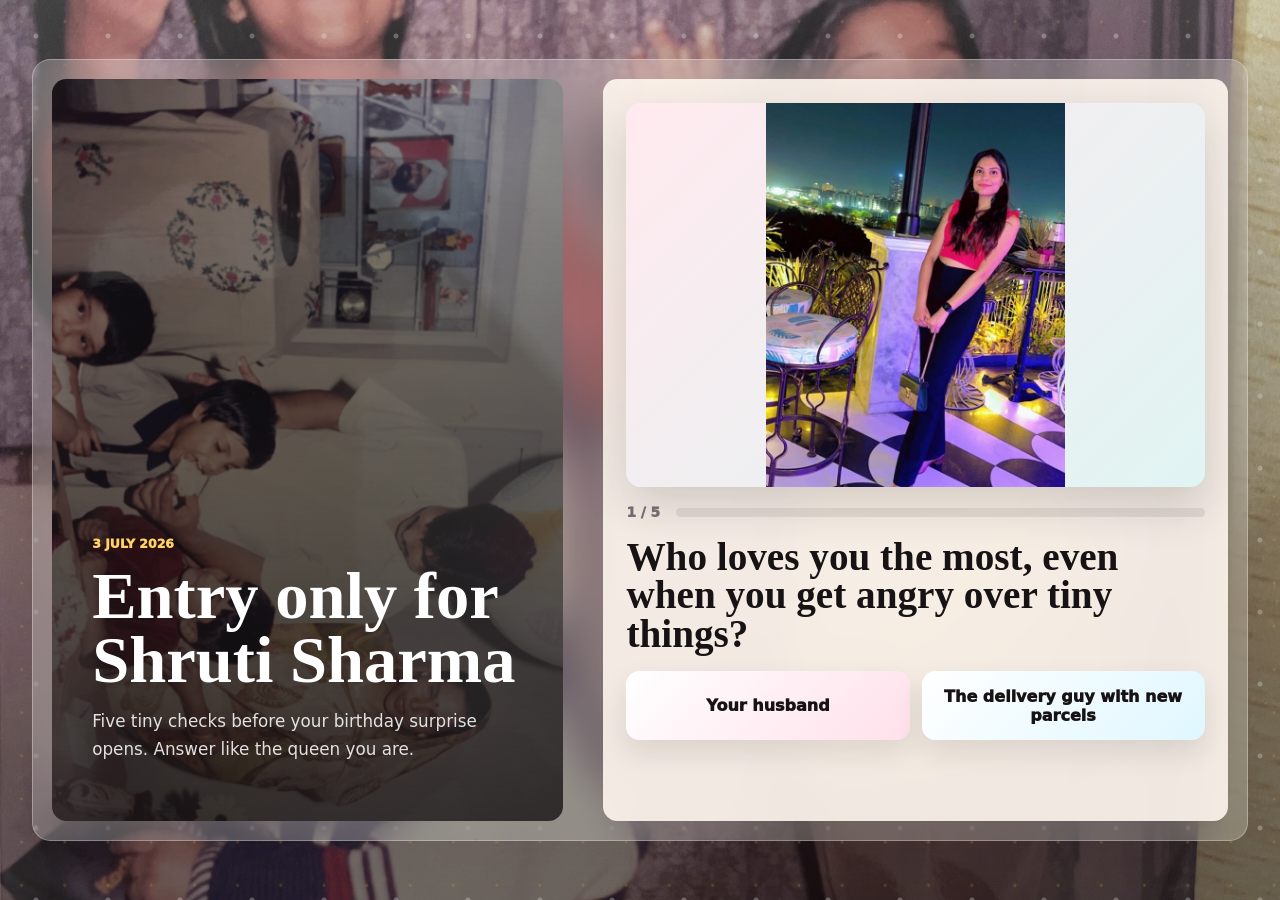
<file: index.html>
<!doctype html>
<html lang="en">
  <head>
    <meta charset="utf-8">
    <meta name="viewport" content="width=device-width, initial-scale=1">
    <meta name="robots" content="noindex, nofollow">
    <title>Happy Birthday, Shruti</title>
    <meta name="description" content="A birthday website for Shruti Sharma.">
    <link rel="stylesheet" href="styles.css">
  </head>
  <body>
    <canvas id="confettiCanvas" aria-hidden="true"></canvas>
    <section class="envelope-reveal hidden" id="envelopeReveal" aria-live="polite">
      <div class="spark-field" aria-hidden="true"></div>
      <div class="envelope">
        <div class="envelope-flap"></div>
        <div class="envelope-card">
          <p>For Shruti</p>
          <h2>Happy Birthday, Shruti</h2>
          <span>Your birthday world is opening...</span>
        </div>
        <div class="envelope-front"></div>
      </div>
    </section>
    <section class="gift-reveal hidden" id="giftReveal" aria-live="polite">
      <div class="spark-field" aria-hidden="true"></div>
      <div class="mini-envelope">
        <div class="mini-envelope-flap"></div>
        <div class="mini-envelope-card">
          <p id="giftRevealLabel">Opening your surprise</p>
        </div>
        <div class="mini-envelope-front"></div>
      </div>
    </section>

    <main>
      <section class="gate" id="gate" aria-labelledby="gateTitle">
        <div class="gate-shell">
          <div class="gate-intro">
            <p class="kicker">3 July 2026</p>
            <h1 id="gateTitle">Entry only for Shruti Sharma</h1>
            <p class="gate-copy">
              Five tiny checks before your birthday surprise opens. Answer like the queen you are.
            </p>
          </div>

          <div class="quiz-panel" id="quizPanel">
            <div class="question-photo">
              <img id="questionImage" src="assets/photos/photo-1.jpg" alt="">
            </div>
            <div class="progress" aria-label="Question progress">
              <span id="questionCount">1 / 5</span>
              <div class="progress-track">
                <span id="progressFill"></span>
              </div>
            </div>
            <h2 id="questionText"></h2>
            <div class="answers" id="answers"></div>
            <p class="quiz-note" id="quizNote" aria-live="polite"></p>
          </div>
        </div>
      </section>

      <section class="site hidden" id="birthdaySite" aria-label="Birthday website">
        <header class="hero">
          <div class="hero-collage" aria-hidden="true">
            <img class="collage-photo collage-photo-one" src="assets/photos/2026_latest.jpg" alt="">
            <img class="collage-photo collage-photo-two" src="assets/photos/2025_vietnamtrip1.jpeg" alt="">
            <img class="collage-photo collage-photo-three" src="assets/photos/2025_from our honemoon.jpeg" alt="">
            <img class="collage-photo collage-photo-four" src="assets/photos/2024_that pune trip.jpeg" alt="">
            <img class="collage-photo collage-photo-five" src="assets/photos/2023_1 (After we met).jpeg" alt="">
          </div>
          <div class="hero-glow" aria-hidden="true"></div>
          <div class="hero-content">
            <p class="kicker">For my wife, my favorite person</p>
            <h1>Happy Birthday, Shruti</h1>
            <p class="hero-line">
              31 looks beautiful on you. Stylish, soft-hearted, funny, emotional, a little dramatic,
              and completely impossible not to love.
            </p>
          </div>
          <div class="scroll-cue" id="scrollCue">
            <span>Scroll down</span>
            <strong>Open your envelopes</strong>
          </div>

          <div class="hero-stats" aria-label="Important dates">
            <div>
              <span>3 July 1995</span>
              <small>The day the world got Shruti</small>
            </div>
            <div>
              <span>21 February 2025</span>
              <small>The day you became my wife, and life became more real.</small>
            </div>
            <div>
              <span>Vietnam</span>
              <small>Our first international trip together</small>
            </div>
          </div>
        </header>

        <section class="banner" aria-label="Birthday banner">
          <div class="marquee">
            <span>Happy Birthday Shruti</span>
            <span>Happy Birthday Shruti</span>
            <span>Happy Birthday Shruti</span>
          </div>
        </section>

        <section class="gift-board" id="envelopes" aria-label="Birthday surprises">
          <div class="gift-board-head">
            <p class="kicker">Open your surprises</p>
            <h2>Six envelopes. One birthday universe.</h2>
          </div>
          <div class="gift-grid">
            <button class="gift-card hot" type="button" data-gift="journey">
              <span>01</span>
              <strong>Your journey</strong>
              <small>From tiny Shruti to birthday queen</small>
            </button>
            <button class="gift-card teal" type="button" data-gift="song">
              <span>02</span>
              <strong>Your song</strong>
              <small>A track made only for you</small>
            </button>
            <button class="gift-card plum" type="button" data-gift="wishes">
              <span>03</span>
              <strong>Birthday film</strong>
              <small>Messages from your people</small>
            </button>
            <button class="gift-card gold" type="button" data-gift="likes">
              <span>04</span>
              <strong>Why I love you</strong>
              <small>The very incomplete list</small>
            </button>
            <button class="gift-card sky" type="button" data-gift="future">
              <span>05</span>
              <strong>Our future</strong>
              <small>Places, plans, and tiny rituals</small>
            </button>
            <button class="gift-card rose" type="button" data-gift="promises">
              <span>06</span>
              <strong>My promises</strong>
              <small>Quiet, real, and from the heart</small>
            </button>
          </div>
        </section>

        <footer class="footer">
          <p>Happy 31st birthday, Shruti. You are loved. Very much. By me, obviously.</p>
          <p>SPECIAL THANKS TO DIMPY</p>
        </footer>
      </section>
    </main>

    <script src="app.js"></script>
  </body>
</html>
</file>
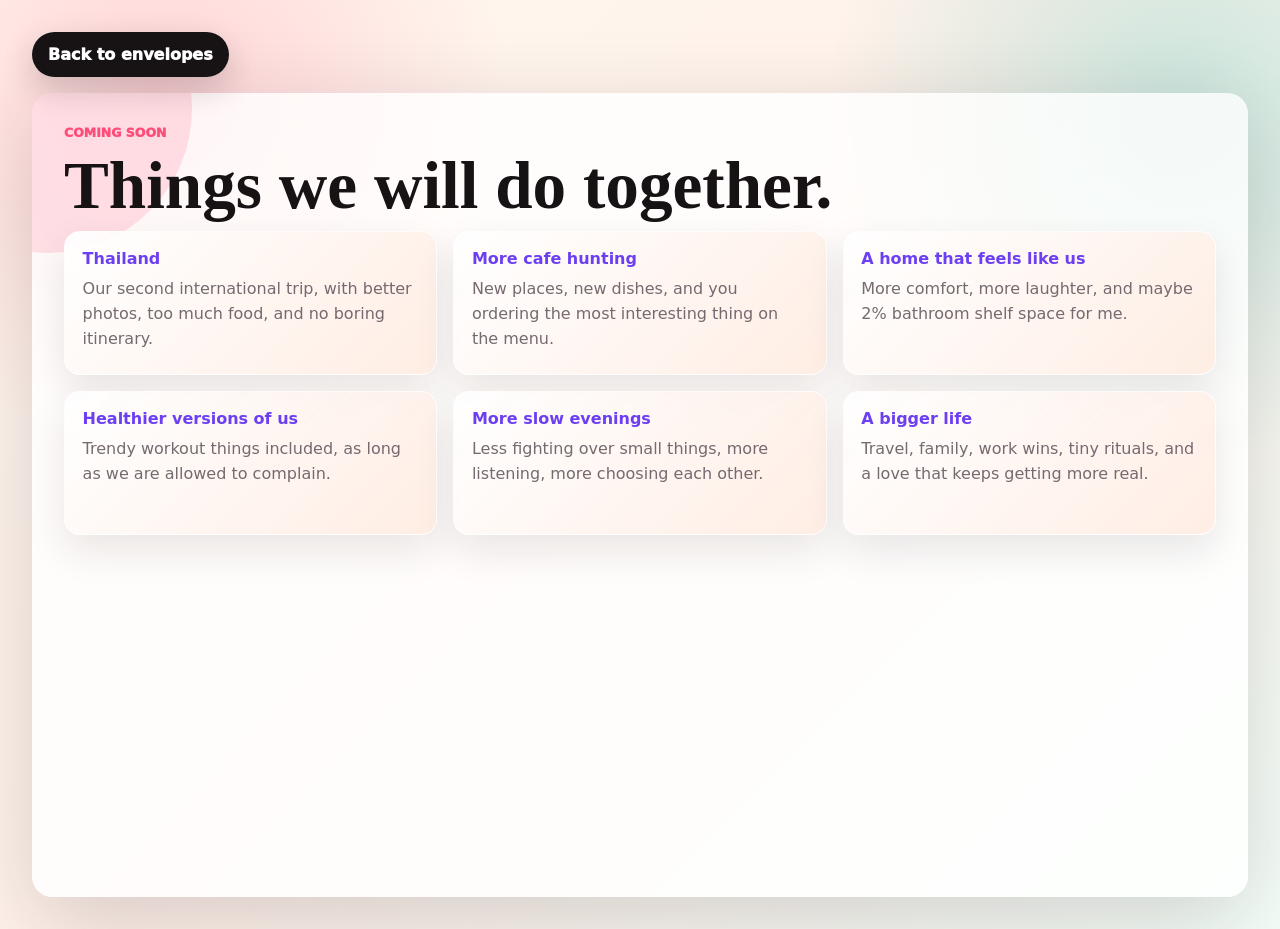
<file: future.html>
<!doctype html>
<html lang="en">
  <head>
    <meta charset="utf-8">
    <meta name="viewport" content="width=device-width, initial-scale=1">
    <meta name="robots" content="noindex, nofollow">
    <title>Our Future | Happy Birthday, Shruti</title>
    <link rel="stylesheet" href="styles.css">
  </head>
  <body class="gift-page-body" data-page="future">
    <main class="gift-page-shell">
      <a class="stage-back page-back" href="index.html?gifts=1#envelopes">Back to envelopes</a>
      <article class="gift-panel page-panel">
        <div class="panel-head">
          <p class="kicker">Coming soon</p>
          <h2>Things we will do together.</h2>
        </div>
        <div class="future-grid" id="futureGrid"></div>
      </article>
    </main>
    <script src="gift-pages.js"></script>
  </body>
</html>
</file>
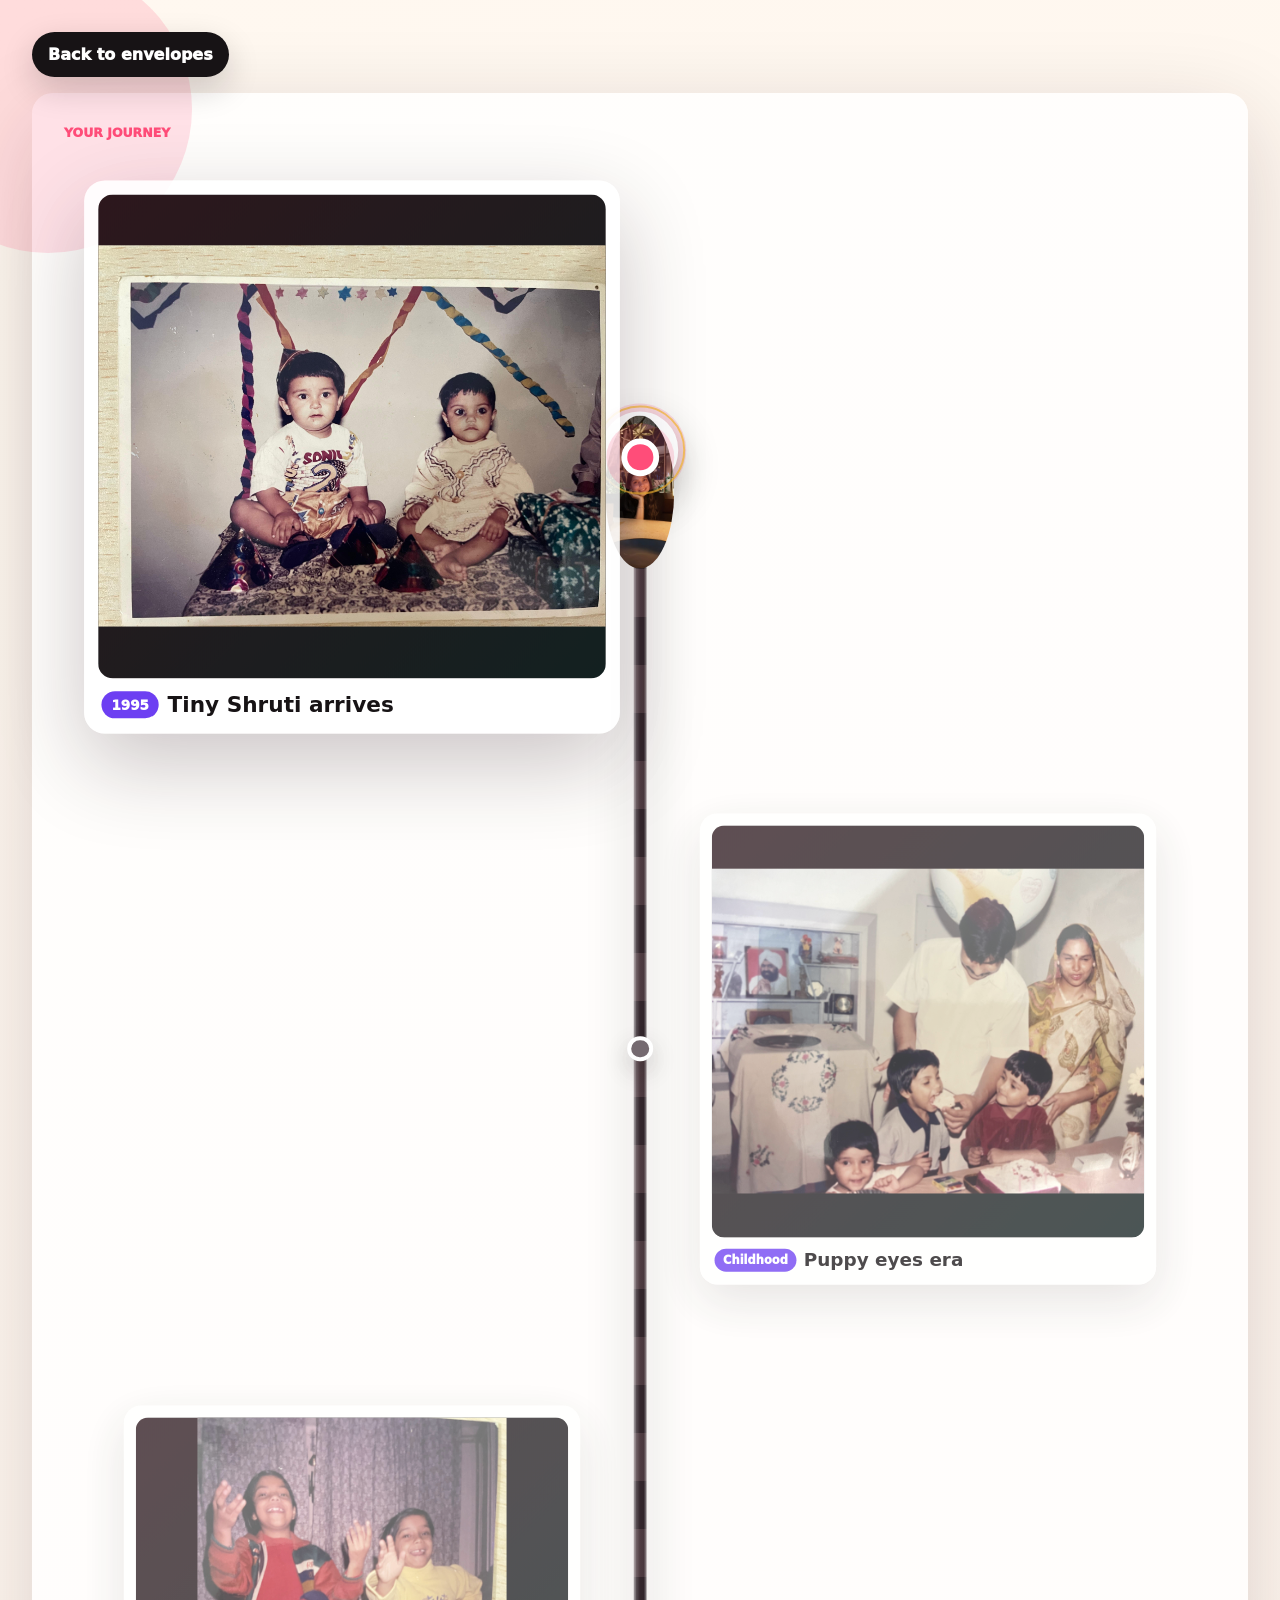
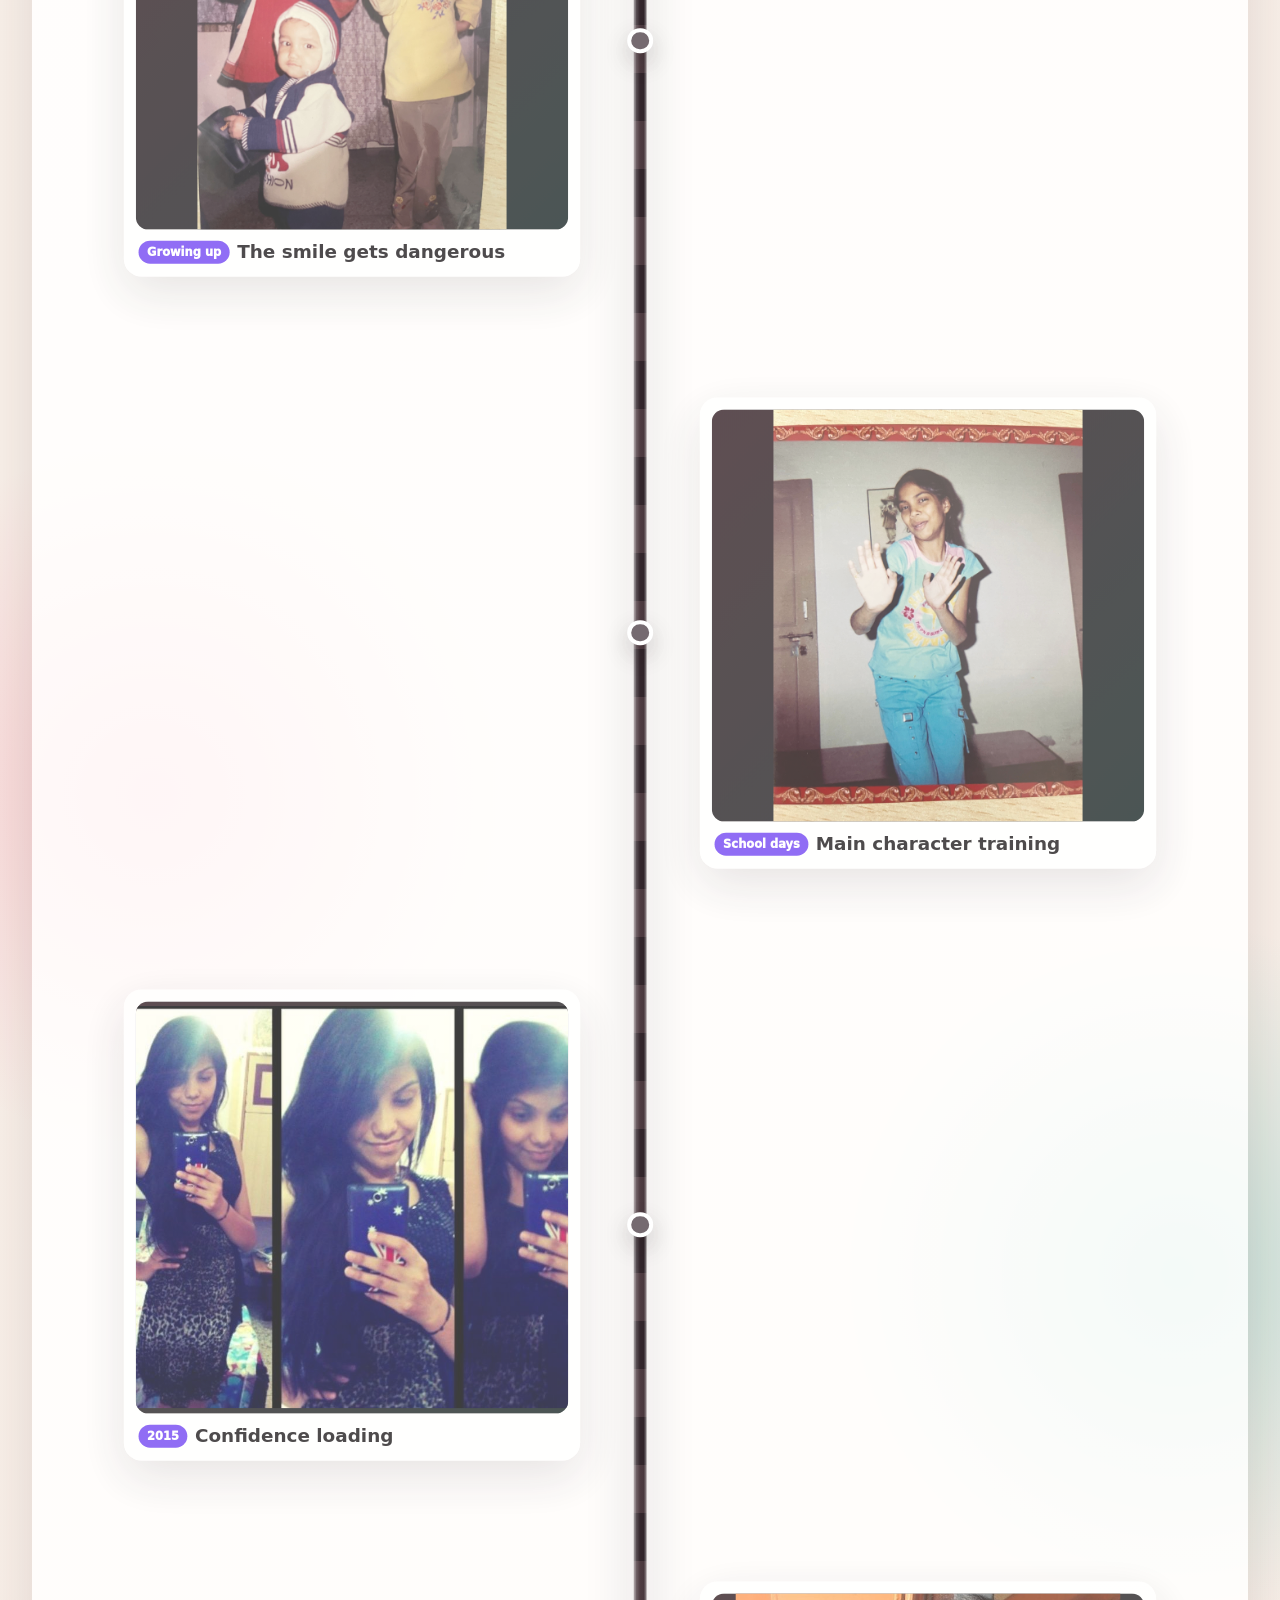
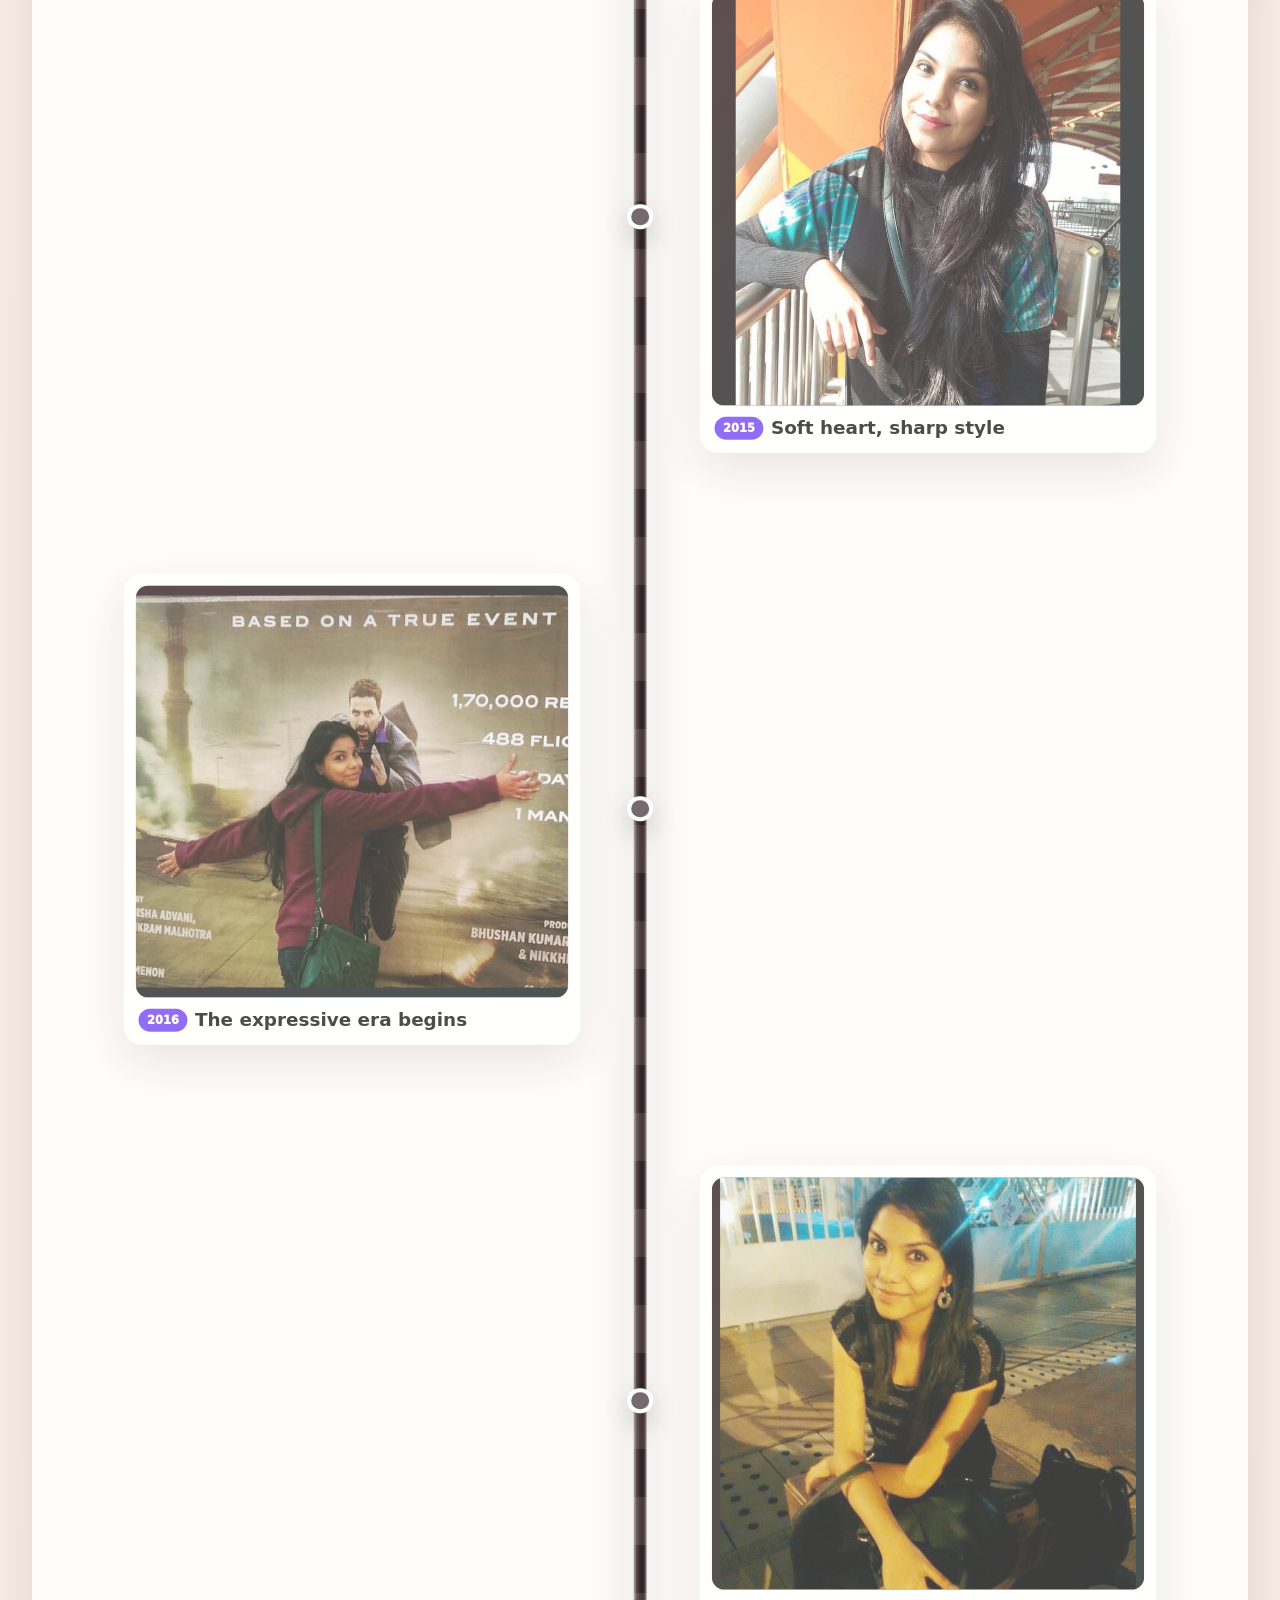
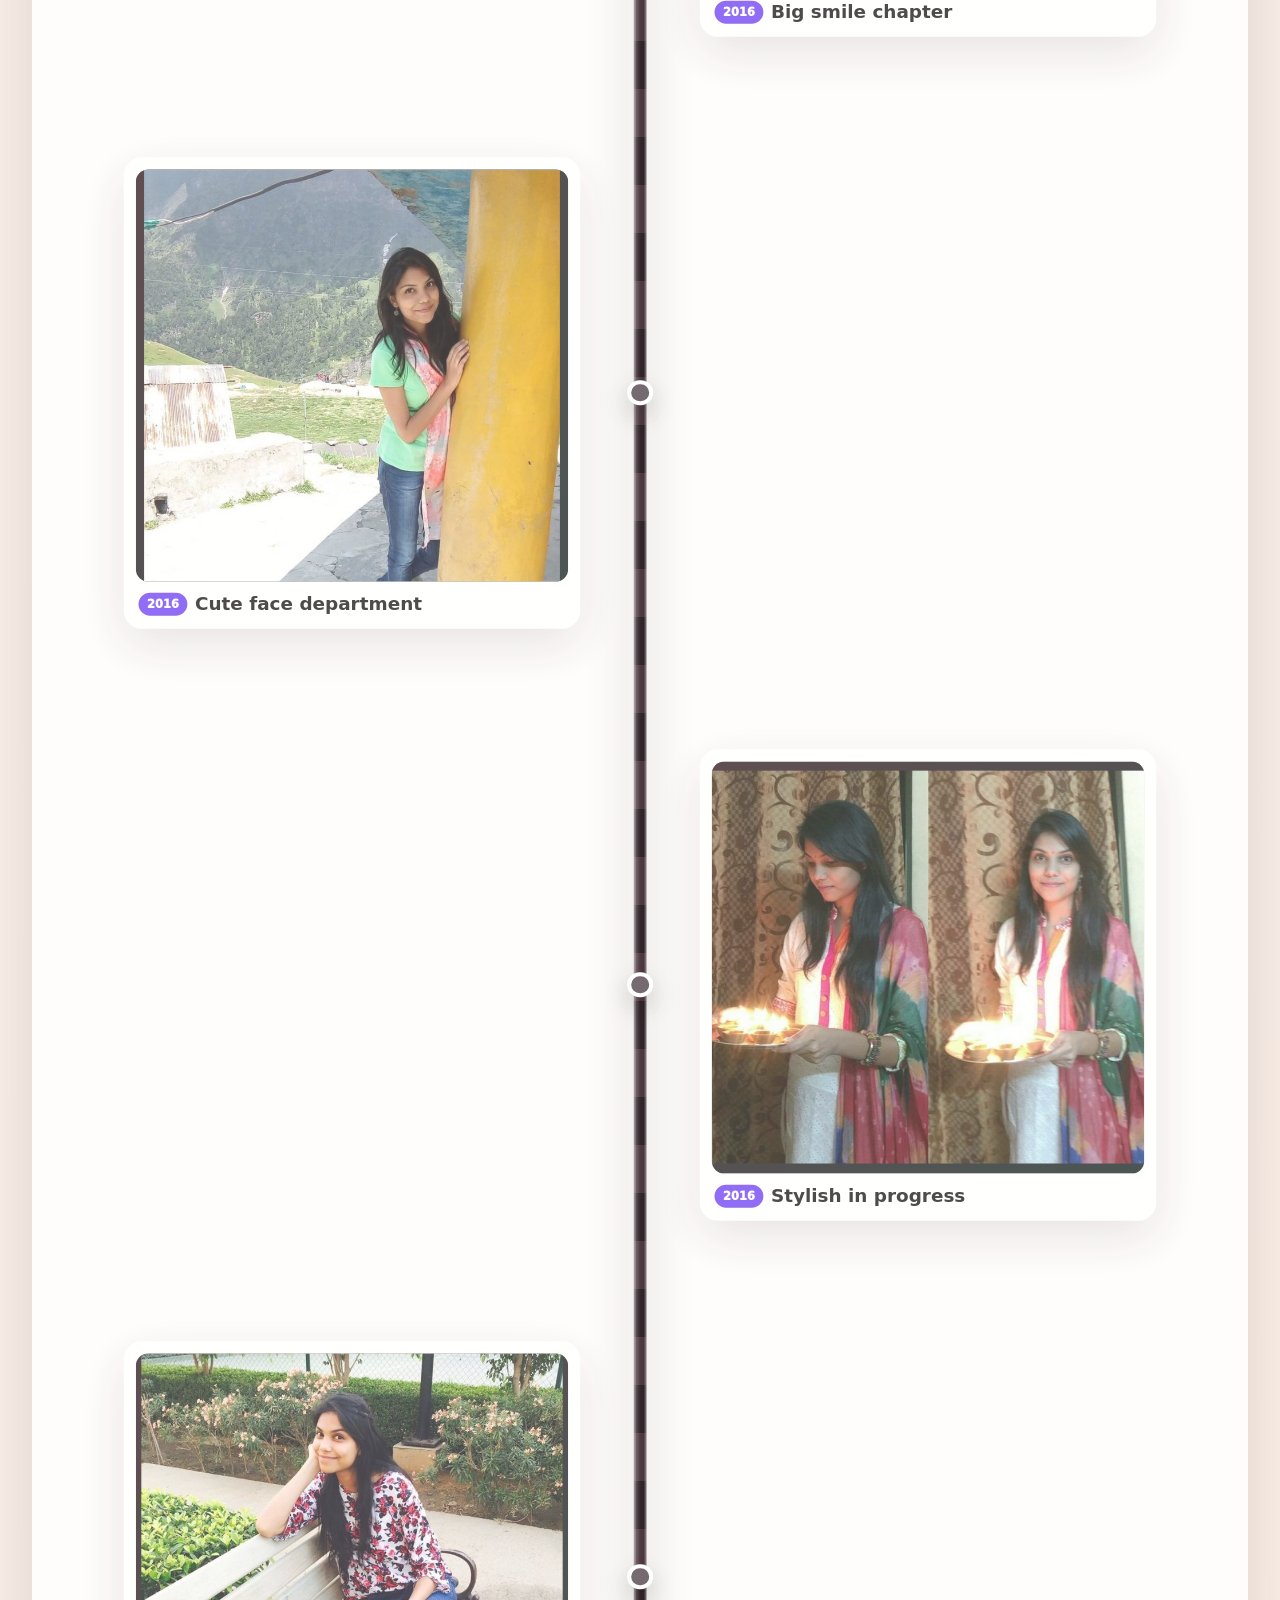
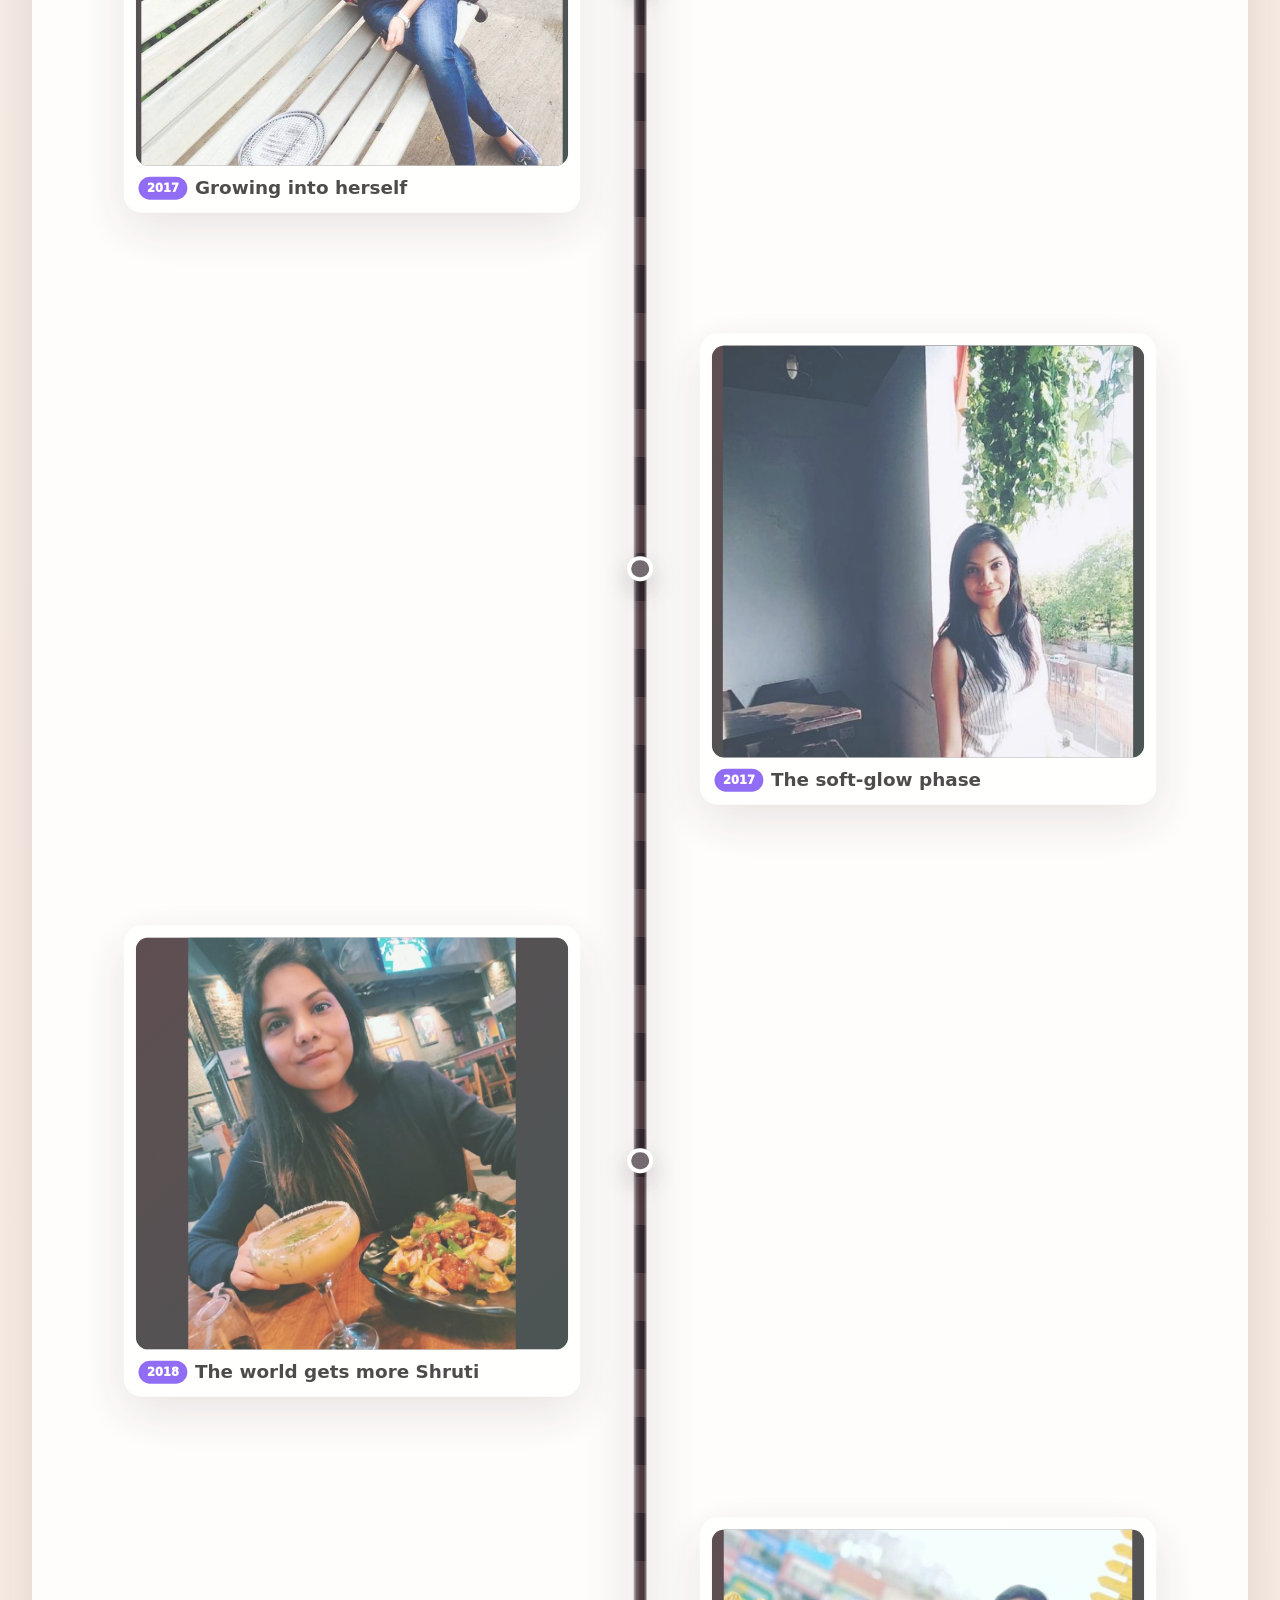
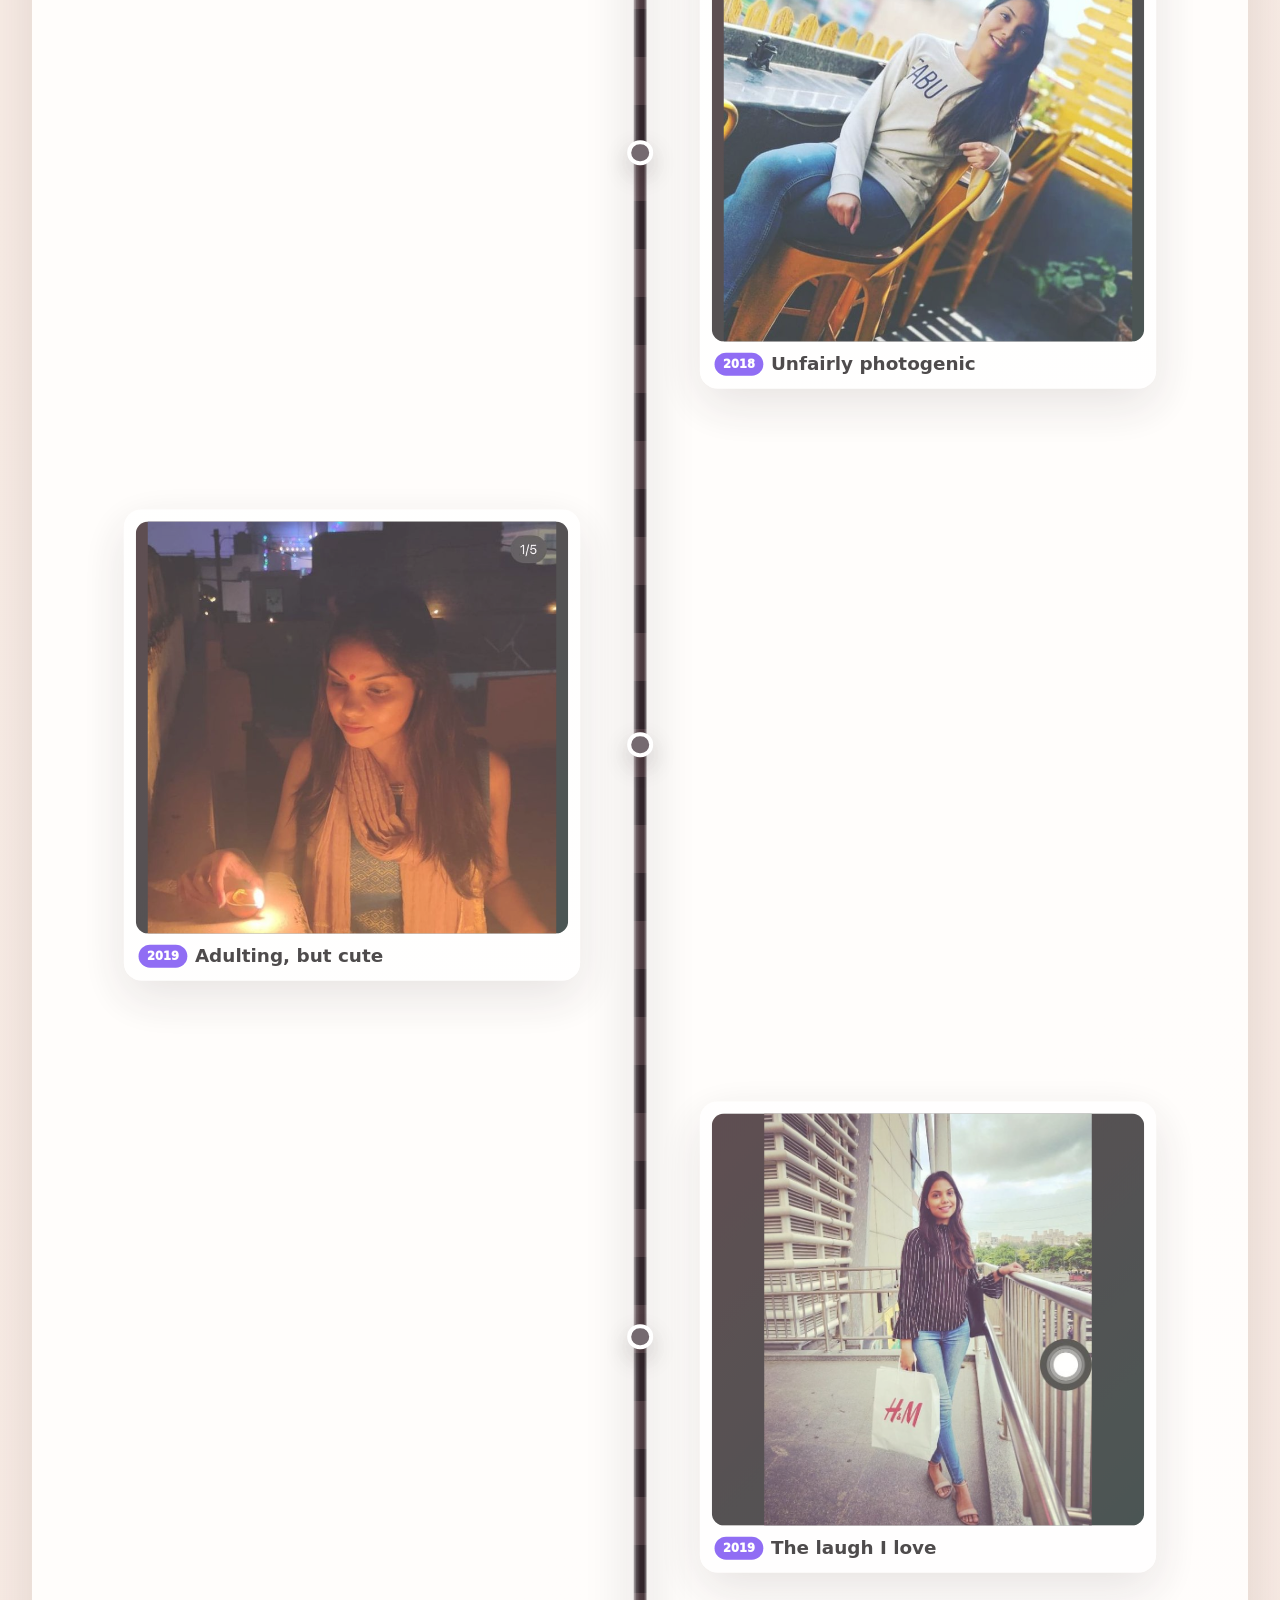
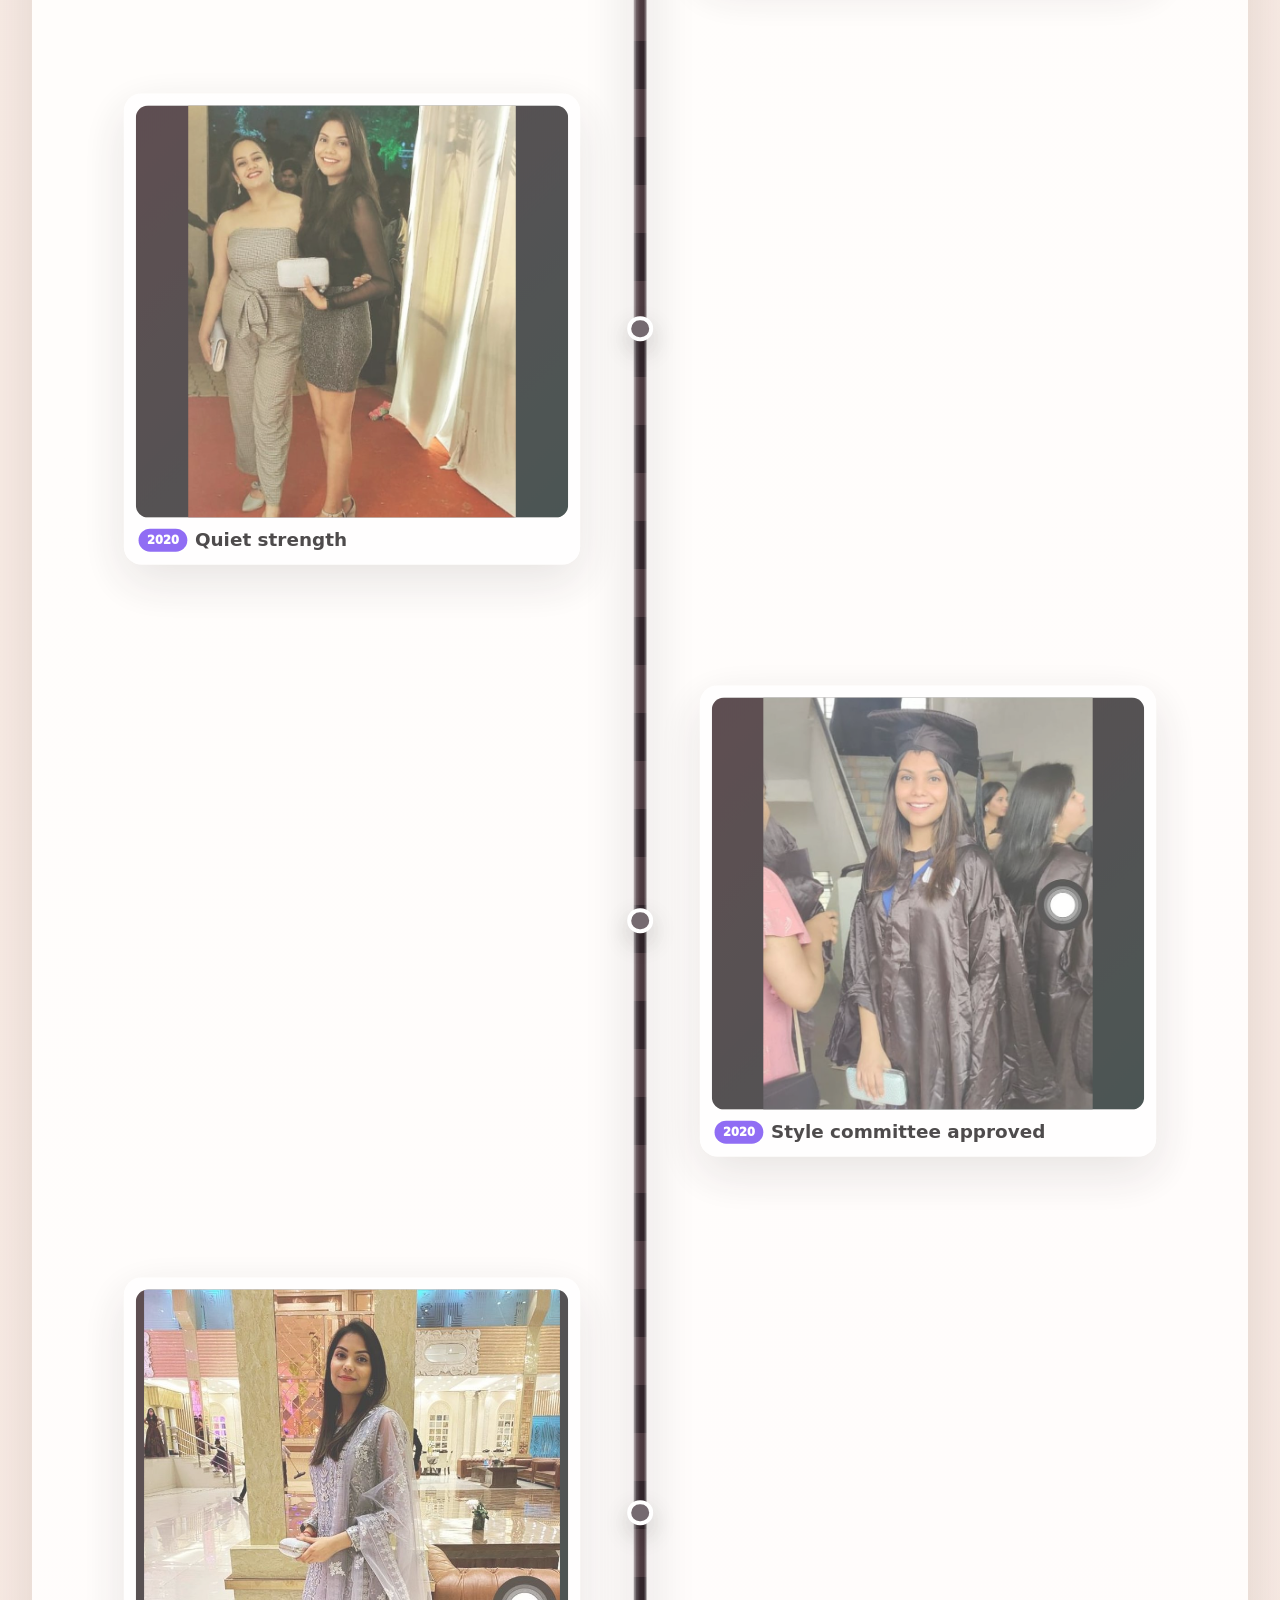
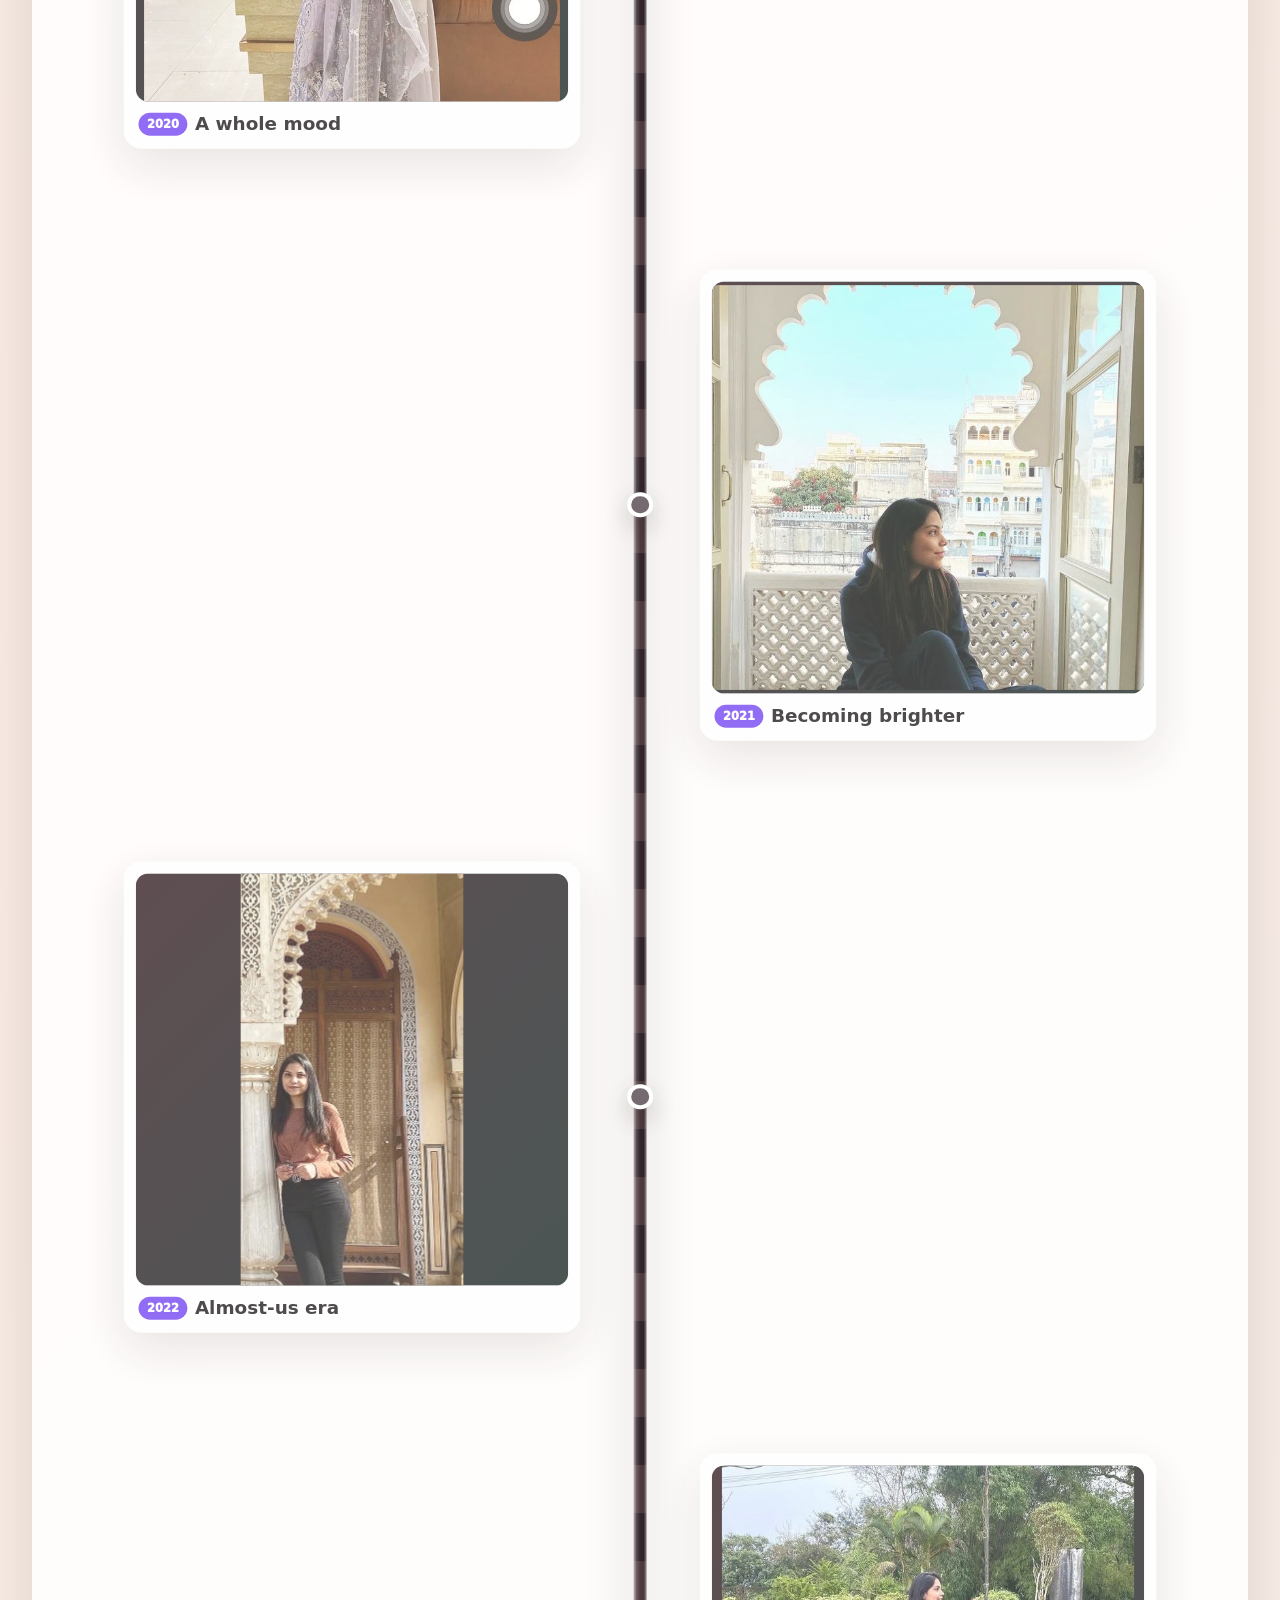
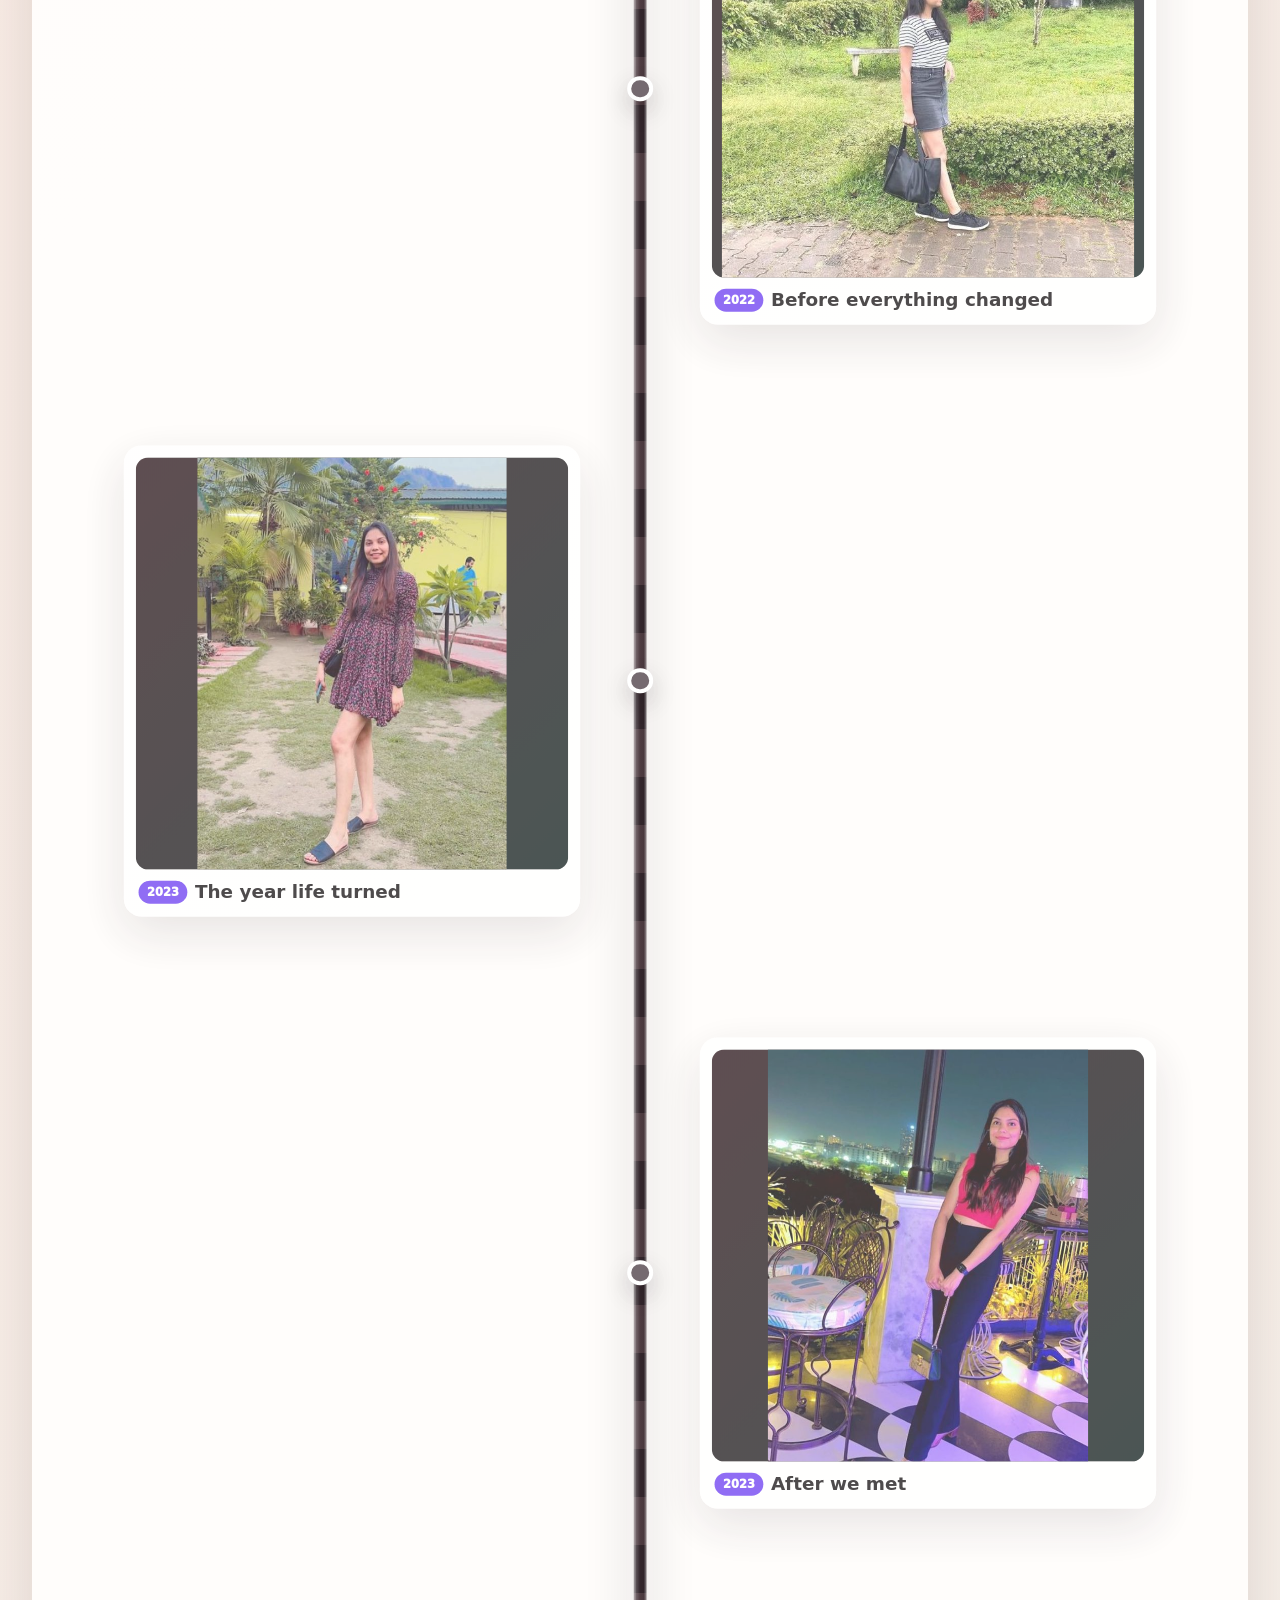
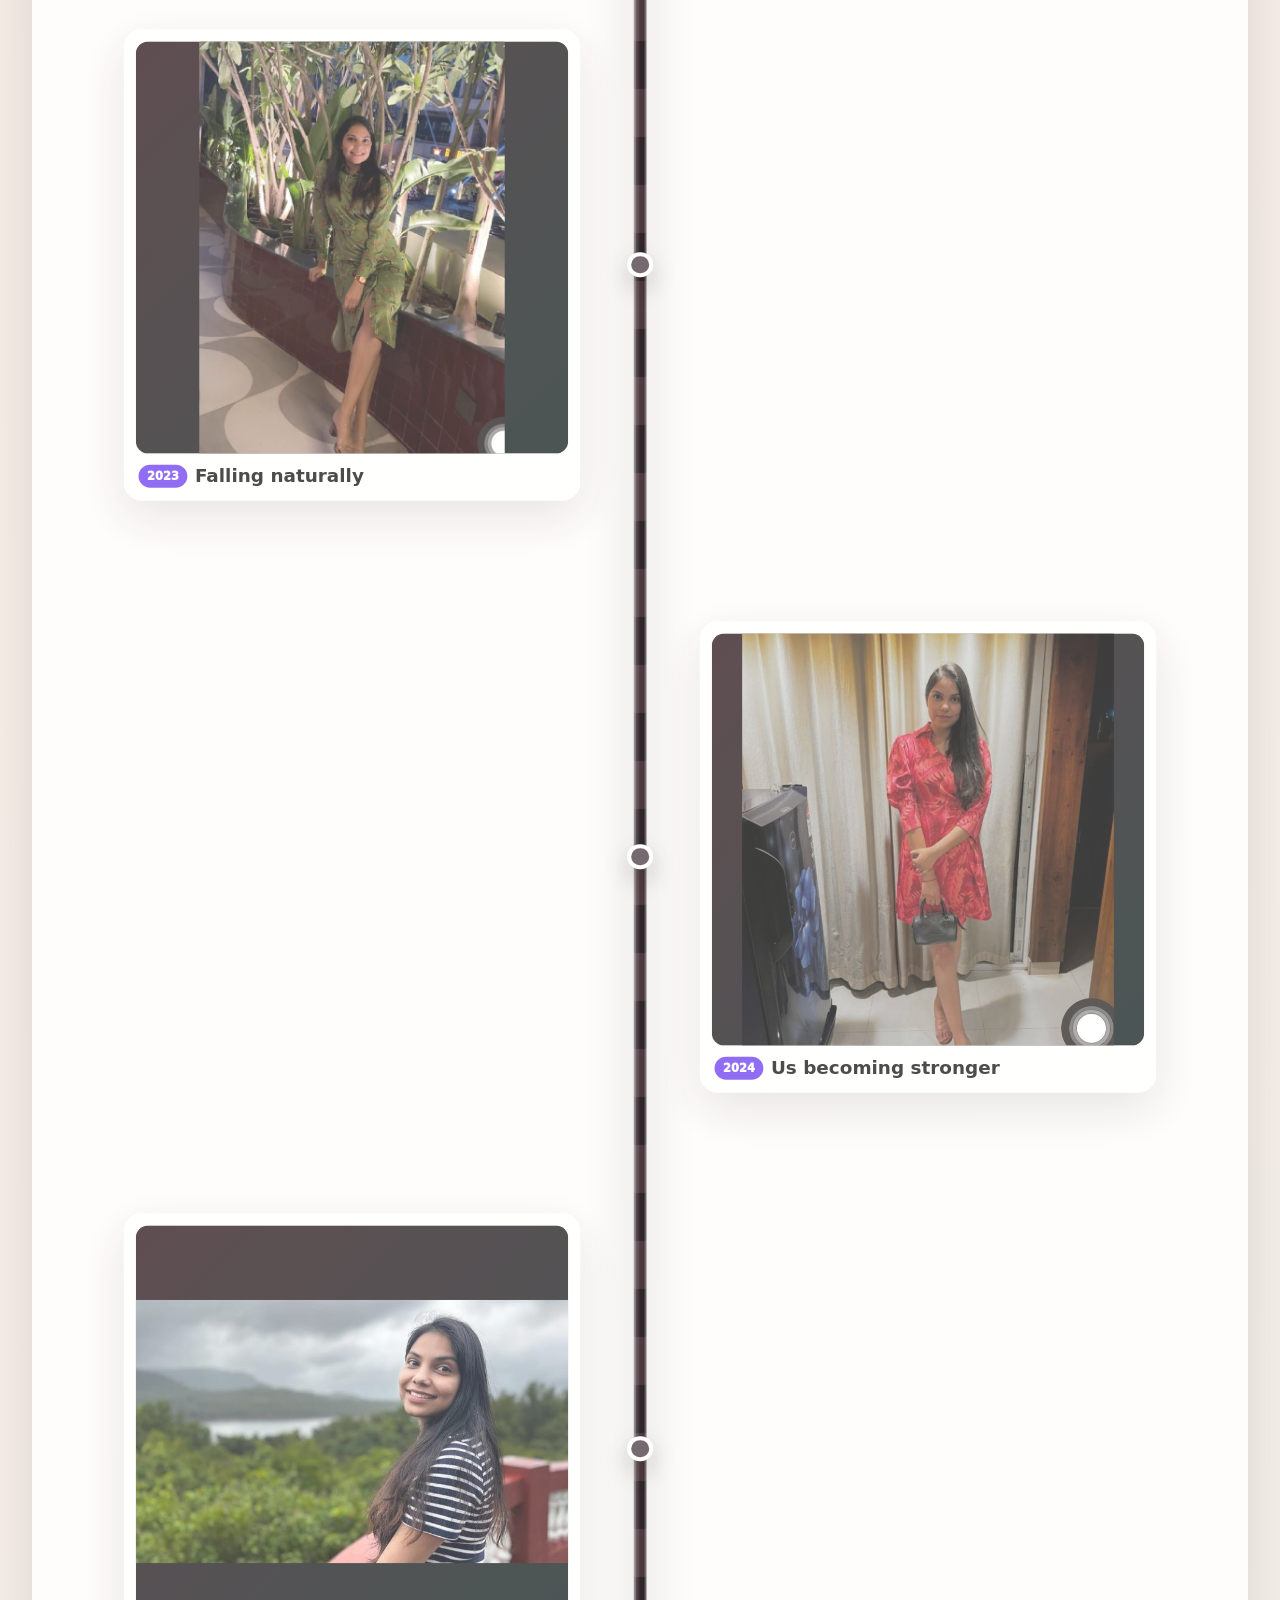
<file: journey.html>
<!doctype html>
<html lang="en">
  <head>
    <meta charset="utf-8">
    <meta name="viewport" content="width=device-width, initial-scale=1">
    <meta name="robots" content="noindex, nofollow">
    <title>Your Journey | Happy Birthday, Shruti</title>
    <link rel="stylesheet" href="styles.css">
  </head>
  <body class="gift-page-body" data-page="journey">
    <main class="gift-page-shell">
      <a class="stage-back page-back" href="index.html?gifts=1#envelopes">Back to envelopes</a>
      <article class="gift-panel page-panel">
        <div class="panel-head">
          <p class="kicker">Your journey</p>
        </div>
        <div class="journey-roadmap" id="journeyRoadmap">
          <div class="road-line" aria-hidden="true">
            <div class="road-progress" id="roadProgress"></div>
            <div class="journey-sprite" id="journeySprite">
              <img src="assets/photos/2026_latest.jpg" alt="">
            </div>
          </div>
          <div class="road-checkpoints" id="roadCheckpoints"></div>
        </div>
      </article>
    </main>
    <script src="gift-pages.js"></script>
  </body>
</html>
</file>
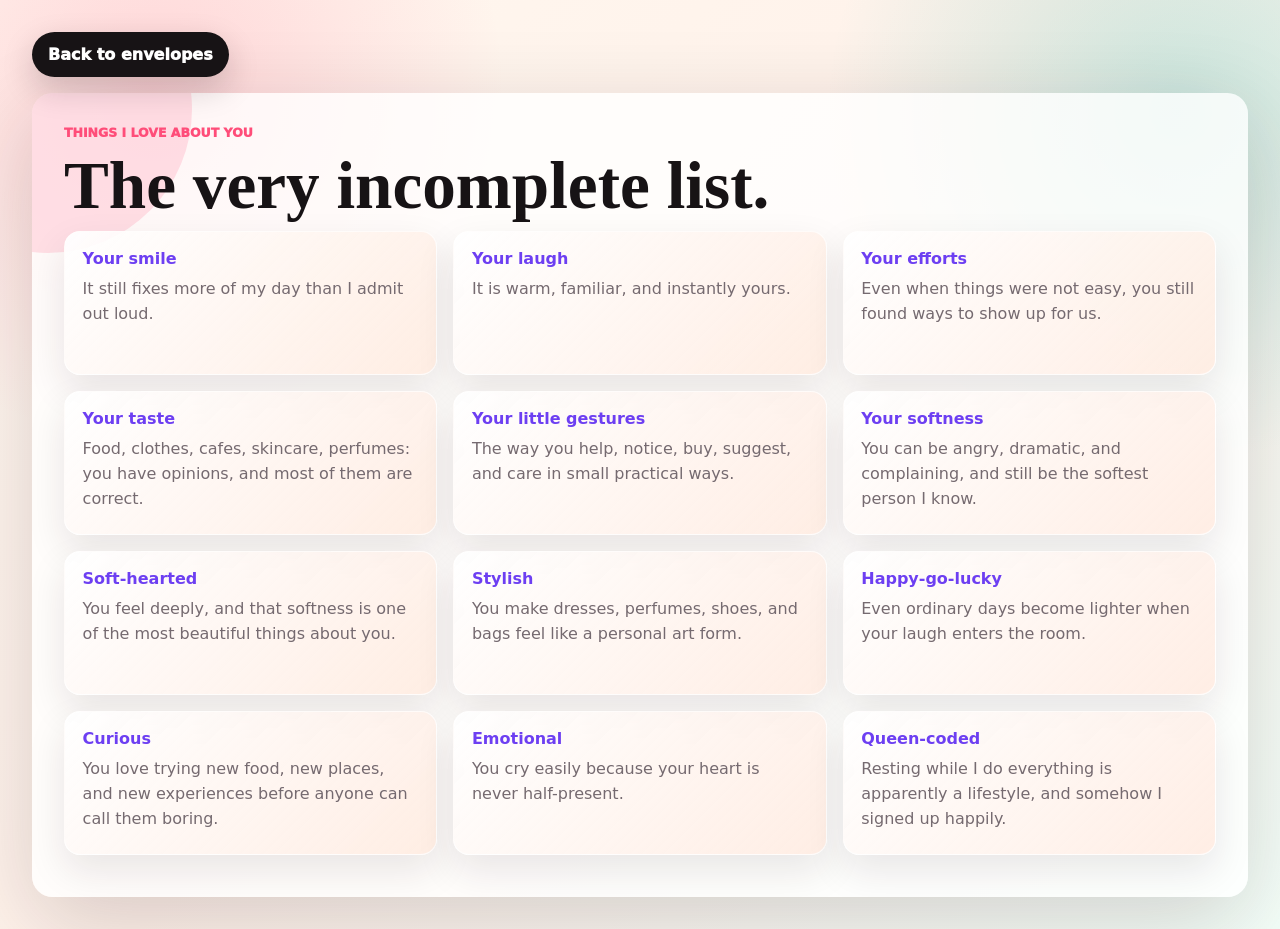
<file: likes.html>
<!doctype html>
<html lang="en">
  <head>
    <meta charset="utf-8">
    <meta name="viewport" content="width=device-width, initial-scale=1">
    <meta name="robots" content="noindex, nofollow">
    <title>Why I Love You | Happy Birthday, Shruti</title>
    <link rel="stylesheet" href="styles.css">
  </head>
  <body class="gift-page-body" data-page="likes">
    <main class="gift-page-shell">
      <a class="stage-back page-back" href="index.html?gifts=1#envelopes">Back to envelopes</a>
      <article class="gift-panel page-panel">
        <div class="panel-head">
          <p class="kicker">Things I love about you</p>
          <h2>The very incomplete list.</h2>
        </div>
        <div class="love-list" id="loveList"></div>
        <div class="trait-grid" id="traitGrid"></div>
      </article>
    </main>
    <script src="gift-pages.js"></script>
  </body>
</html>
</file>
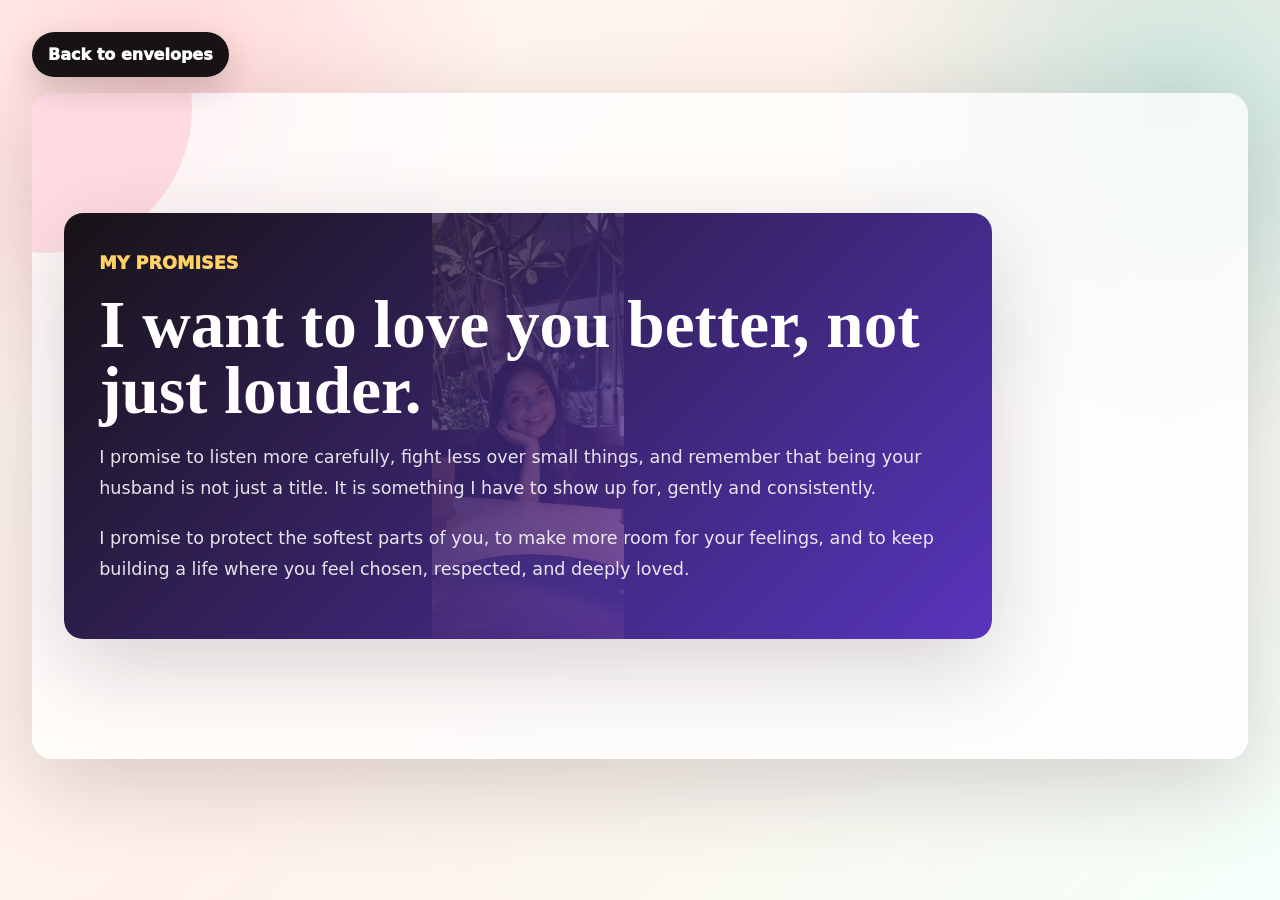
<file: promises.html>
<!doctype html>
<html lang="en">
  <head>
    <meta charset="utf-8">
    <meta name="viewport" content="width=device-width, initial-scale=1">
    <meta name="robots" content="noindex, nofollow">
    <title>My Promises | Happy Birthday, Shruti</title>
    <link rel="stylesheet" href="styles.css">
  </head>
  <body class="gift-page-body" data-page="promises">
    <main class="gift-page-shell">
      <a class="stage-back page-back" href="index.html?gifts=1#envelopes">Back to envelopes</a>
      <article class="gift-panel page-panel promises">
        <div class="promise-text">
          <p class="kicker">My promises</p>
          <h2>I want to love you better, not just louder.</h2>
          <p>
            I promise to listen more carefully, fight less over small things, and remember that being
            your husband is not just a title. It is something I have to show up for, gently and
            consistently.
          </p>
          <p>
            I promise to protect the softest parts of you, to make more room for your feelings, and
            to keep building a life where you feel chosen, respected, and deeply loved.
          </p>
        </div>
      </article>
    </main>
  </body>
</html>
</file>
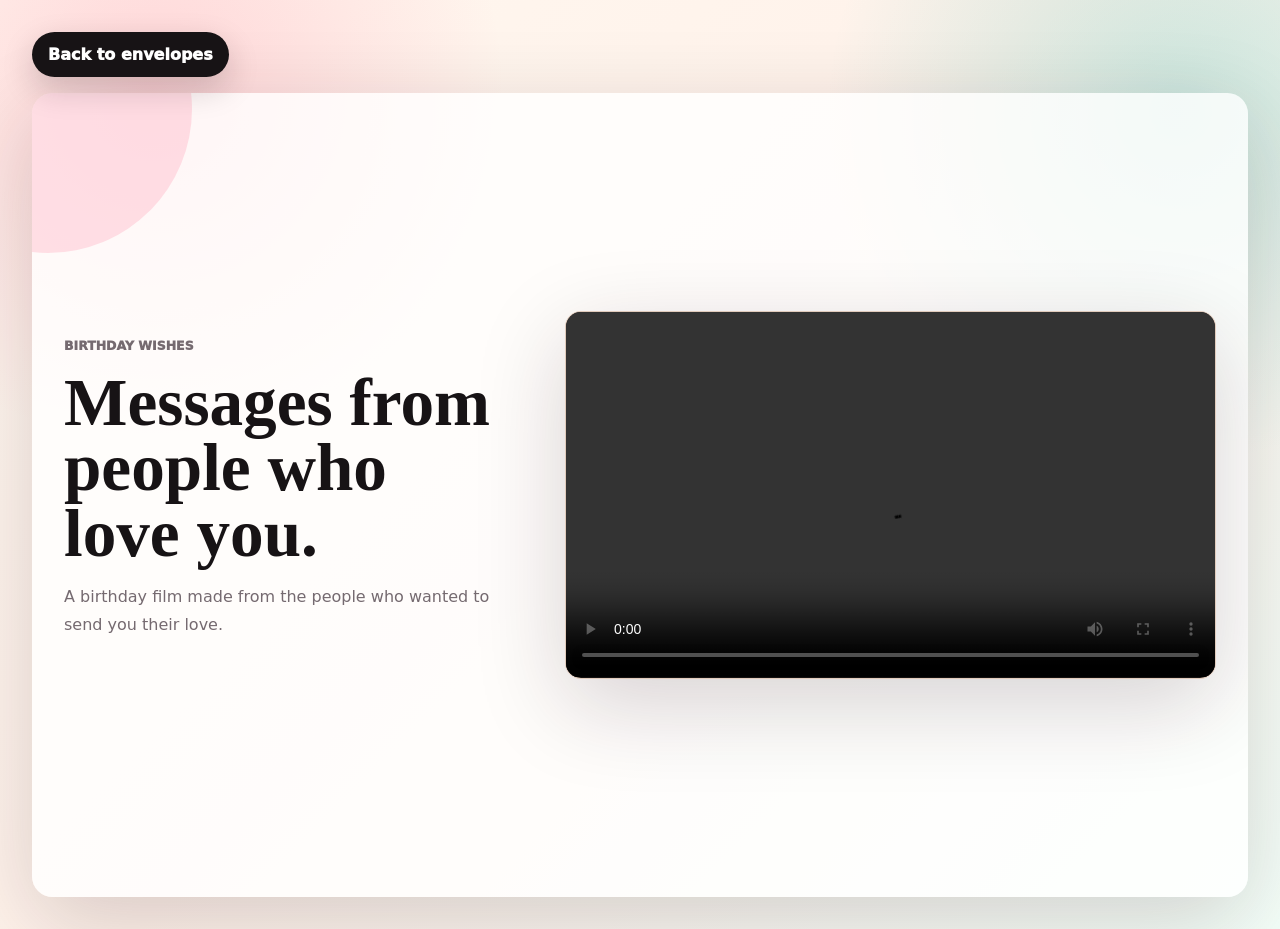
<file: wishes.html>
<!doctype html>
<html lang="en">
  <head>
    <meta charset="utf-8">
    <meta name="viewport" content="width=device-width, initial-scale=1">
    <meta name="robots" content="noindex, nofollow">
    <title>Birthday Film | Happy Birthday, Shruti</title>
    <link rel="stylesheet" href="styles.css">
  </head>
  <body class="gift-page-body" data-page="wishes">
    <main class="gift-page-shell">
      <a class="stage-back page-back" href="index.html?gifts=1#envelopes">Back to envelopes</a>
      <article class="gift-panel page-panel media-panel">
        <div class="panel-copy">
          <p class="kicker">Birthday wishes</p>
          <h2>Messages from people who love you.</h2>
          <p>A birthday film made from the people who wanted to send you their love.</p>
        </div>
        <div class="video-shell">
          <video controls preload="metadata">
            <source src="https://github.com/aakashtiger/shruti-birthday/releases/download/birthday-film/shurtibday-2.mp4" type="video/mp4">
            Your browser does not support video playback.
          </video>
        </div>
      </article>
    </main>
  </body>
</html>
</file>
<file: styles.css>
:root {
  --ink: #171315;
  --muted: #756a70;
  --paper: #fff8f0;
  --rose: #ff4d79;
  --coral: #ff7a59;
  --plum: #6d3ff2;
  --teal: #00a99d;
  --sky: #2f80ed;
  --gold: #f7b731;
  --line: rgba(23, 19, 21, 0.13);
  --shadow: 0 26px 90px rgba(38, 18, 28, 0.18);
}

* {
  box-sizing: border-box;
}

html {
  scroll-behavior: smooth;
}

body {
  margin: 0;
  font-family: Inter, ui-sans-serif, system-ui, -apple-system, BlinkMacSystemFont, "Segoe UI", sans-serif;
  color: var(--ink);
  background:
    radial-gradient(circle at 8% 8%, rgba(255, 77, 121, 0.2), transparent 24rem),
    radial-gradient(circle at 92% 8%, rgba(0, 169, 157, 0.16), transparent 24rem),
    linear-gradient(135deg, #fff8f0 0%, #fff2ea 48%, #f4fff9 100%);
}

body.locked {
  overflow: hidden;
}

body.gift-open {
  overflow: hidden;
}

body.gift-transitioning .site {
  visibility: hidden;
}

button,
a {
  font: inherit;
}

p,
h1,
h2,
strong,
small {
  overflow-wrap: anywhere;
}

#confettiCanvas {
  position: fixed;
  inset: 0;
  pointer-events: none;
  z-index: 50;
}

.hidden {
  display: none;
}

.kicker {
  margin: 0 0 0.8rem;
  color: var(--rose);
  font-size: 0.78rem;
  font-weight: 950;
  letter-spacing: 0;
  text-transform: uppercase;
}

h1 {
  margin: 0;
  font-family: Georgia, "Times New Roman", serif;
  font-size: clamp(2.65rem, 9vw, 7.5rem);
  line-height: 0.92;
}

h2 {
  margin: 0;
  font-family: Georgia, "Times New Roman", serif;
  font-size: clamp(1.9rem, 5.4vw, 4.2rem);
  line-height: 0.98;
}

.gate {
  min-height: 100vh;
  display: grid;
  place-items: center;
  padding: 1rem;
  background:
    linear-gradient(rgba(23, 19, 21, 0.18), rgba(23, 19, 21, 0.58)),
    url("assets/photos/photo-1.jpg") center/cover,
    linear-gradient(135deg, var(--rose), var(--teal));
}

.gate::before {
  content: "";
  position: fixed;
  inset: 0;
  pointer-events: none;
  background-image:
    radial-gradient(circle, rgba(255, 255, 255, 0.9) 0 2px, transparent 3px),
    radial-gradient(circle, rgba(247, 183, 49, 0.7) 0 1px, transparent 2px);
  background-size: 4.5rem 4.5rem, 2.7rem 2.7rem;
  animation: floatPattern 16s linear infinite;
  opacity: 0.32;
}

.gate-shell {
  position: relative;
  z-index: 1;
  width: min(76rem, 100%);
  display: grid;
  grid-template-columns: minmax(0, 0.9fr) minmax(20rem, 1.1fr);
  gap: clamp(1rem, 4vw, 2.5rem);
  align-items: stretch;
  padding: clamp(0.8rem, 2vw, 1.2rem);
  border: 1px solid rgba(255, 255, 255, 0.3);
  border-radius: 1.15rem;
  background: rgba(255, 255, 255, 0.22);
  box-shadow: var(--shadow);
  backdrop-filter: blur(22px);
}

.gate-exit {
  animation: gateExit 520ms ease both;
}

.gate-intro,
.quiz-panel {
  border-radius: 0.9rem;
  background: rgba(255, 248, 240, 0.9);
}

.gate-intro {
  display: grid;
  align-content: end;
  min-height: 34rem;
  padding: clamp(1.25rem, 4vw, 2.5rem);
  background:
    linear-gradient(rgba(23, 19, 21, 0.42), rgba(23, 19, 21, 0.86)),
    url("assets/photos/photo-2.jpg") center/cover;
  color: #fff;
}

#gateTitle {
  max-width: 31rem;
  font-size: clamp(2.35rem, 5.2vw, 5.15rem);
  line-height: 0.96;
  overflow-wrap: normal;
  text-wrap: balance;
}

.gate-intro .kicker {
  color: #ffd166;
}

.gate-copy {
  max-width: 32rem;
  color: rgba(255, 255, 255, 0.86);
  font-size: 1.05rem;
  line-height: 1.65;
}

.quiz-panel {
  padding: clamp(1rem, 3vw, 1.45rem);
}

.question-photo {
  height: clamp(15rem, 32vw, 24rem);
  border-radius: 0.9rem;
  overflow: hidden;
  background:
    linear-gradient(135deg, rgba(255, 77, 121, 0.12), rgba(0, 169, 157, 0.12)),
    #fff;
  box-shadow: 0 18px 48px rgba(23, 19, 21, 0.16);
}

.question-photo img {
  width: 100%;
  height: 100%;
  display: block;
  object-fit: contain;
  animation: photoPop 420ms ease both;
}

.progress {
  display: grid;
  grid-template-columns: auto 1fr;
  gap: 1rem;
  align-items: center;
  margin: 1.1rem 0;
  color: var(--muted);
  font-size: 0.86rem;
  font-weight: 950;
}

.progress-track {
  height: 0.55rem;
  border-radius: 999px;
  background: rgba(23, 19, 21, 0.08);
  overflow: hidden;
}

.progress-track span {
  display: block;
  height: 100%;
  width: 0;
  border-radius: inherit;
  background: linear-gradient(90deg, var(--rose), var(--gold), var(--teal));
  transition: width 320ms ease;
}

#questionText {
  font-size: clamp(1.45rem, 4vw, 2.45rem);
}

.answers {
  display: grid;
  grid-template-columns: repeat(2, minmax(0, 1fr));
  gap: 0.75rem;
  margin-top: 1.15rem;
}

.answer {
  min-height: 3.3rem;
  border: 0;
  border-radius: 0.85rem;
  padding: 0.95rem 1rem;
  color: var(--ink);
  font-weight: 950;
  cursor: pointer;
  background: #fff;
  box-shadow: 0 12px 28px rgba(23, 19, 21, 0.11);
  transition: transform 180ms ease, box-shadow 180ms ease;
}

.answer:nth-child(1) {
  background: linear-gradient(135deg, #fff, #ffe0eb);
}

.answer:nth-child(2) {
  background: linear-gradient(135deg, #fff, #dff7ff);
}

.answer:hover {
  transform: translateY(-4px) rotate(-0.5deg);
  box-shadow: 0 18px 38px rgba(23, 19, 21, 0.17);
}

.answer.wrong {
  animation: nudge 260ms ease;
  background: linear-gradient(135deg, #fff0f4, #ffd2d2);
}

.quiz-note {
  min-height: 1.6rem;
  color: var(--rose);
  font-weight: 950;
}

.envelope-reveal,
.gift-reveal {
  position: fixed;
  inset: 0;
  z-index: 30;
  display: grid;
  place-items: center;
  overflow: hidden;
  background:
    radial-gradient(circle at 20% 20%, rgba(255, 255, 255, 0.78), transparent 16rem),
    linear-gradient(135deg, #ff4d79, #ffb86b 48%, #00a99d);
}

.envelope-reveal.hidden {
  display: none;
}

.gift-reveal.hidden {
  display: none;
}

.envelope-reveal.opening {
  animation: revealFade 3300ms ease both;
}

.gift-reveal {
  z-index: 32;
  background:
    radial-gradient(circle at 20% 20%, rgba(255, 255, 255, 0.78), transparent 16rem),
    linear-gradient(135deg, rgba(109, 63, 242, 0.96), rgba(255, 77, 121, 0.96) 48%, rgba(247, 183, 49, 0.96));
}

.gift-reveal.opening {
  animation: giftRevealFade 1400ms ease both;
}

.spark-field {
  position: absolute;
  inset: 0;
  pointer-events: none;
  background-image:
    radial-gradient(circle, rgba(255, 255, 255, 0.95) 0 2px, transparent 3px),
    radial-gradient(circle, rgba(255, 209, 102, 0.95) 0 2px, transparent 3px);
  background-size: 5rem 5rem, 3rem 3rem;
  animation: sparkleDrift 10s linear infinite;
}

.envelope {
  position: relative;
  width: min(42rem, 88vw);
  height: min(27rem, 64vw);
  animation: envelopeArrive 700ms cubic-bezier(0.18, 0.9, 0.24, 1.18) both;
}

.envelope-front,
.envelope-flap {
  position: absolute;
  inset: 28% 0 0;
  border-radius: 0.7rem;
}

.envelope-front {
  z-index: 3;
  background:
    linear-gradient(140deg, transparent 49.5%, #ffb0c2 50%),
    linear-gradient(220deg, transparent 49.5%, #ff8eaa 50%),
    linear-gradient(180deg, #ffdce5, #ff9cb4);
  box-shadow: 0 30px 80px rgba(23, 19, 21, 0.26);
}

.envelope-flap {
  z-index: 4;
  inset: 27% 0 auto;
  height: 48%;
  transform-origin: top center;
  background: linear-gradient(135deg, #ff6f93, #ffc4d0);
  clip-path: polygon(0 0, 100% 0, 50% 100%);
  animation: flapOpen 950ms ease 600ms both;
}

.envelope-card {
  position: absolute;
  left: 6%;
  right: 6%;
  bottom: 8%;
  z-index: 2;
  min-height: 72%;
  display: grid;
  place-items: center;
  align-content: center;
  gap: 0.45rem;
  padding: 1rem;
  text-align: center;
  border-radius: 0.8rem;
  background: #fffaf5;
  box-shadow: 0 18px 42px rgba(23, 19, 21, 0.14);
  animation: cardRise 1100ms ease 1100ms both;
}

.envelope-card p,
.envelope-card span {
  margin: 0;
  color: var(--muted);
  font-weight: 950;
}

.envelope-card h2 {
  color: var(--rose);
  font-size: clamp(2rem, 5.8vw, 4.5rem);
  line-height: 0.98;
  overflow-wrap: normal;
  text-wrap: balance;
}

.mini-envelope {
  position: relative;
  width: min(30rem, 84vw);
  height: min(19rem, 56vw);
  animation: envelopeArrive 360ms cubic-bezier(0.18, 0.9, 0.24, 1.18) both;
}

.mini-envelope-front,
.mini-envelope-flap {
  position: absolute;
  inset: 30% 0 0;
  border-radius: 0.7rem;
}

.mini-envelope-front {
  z-index: 3;
  background:
    linear-gradient(140deg, transparent 49.5%, #ffd071 50%),
    linear-gradient(220deg, transparent 49.5%, #ff9b72 50%),
    linear-gradient(180deg, #ffe4a8, #ff9b72);
  box-shadow: 0 30px 80px rgba(23, 19, 21, 0.26);
}

.mini-envelope-flap {
  z-index: 4;
  inset: 29% 0 auto;
  height: 48%;
  transform-origin: top center;
  background: linear-gradient(135deg, #ff7a59, #ffd166);
  clip-path: polygon(0 0, 100% 0, 50% 100%);
  animation: flapOpen 520ms ease 220ms both;
}

.mini-envelope-card {
  position: absolute;
  left: 6%;
  right: 6%;
  bottom: 9%;
  z-index: 2;
  min-height: 72%;
  display: grid;
  place-items: center;
  padding: 1rem;
  text-align: center;
  border-radius: 0.8rem;
  background: #fffaf5;
  box-shadow: 0 18px 42px rgba(23, 19, 21, 0.14);
  animation: miniCardRise 620ms ease 420ms both;
}

.mini-envelope-card p {
  margin: 0;
  color: var(--plum);
  width: 100%;
  font-size: clamp(1.2rem, 3.4vw, 2rem);
  line-height: 1.2;
  white-space: nowrap;
  font-family: Georgia, "Times New Roman", serif;
  font-weight: 800;
}

.site {
  min-height: 100vh;
  background:
    radial-gradient(circle at 5% 20%, rgba(255, 77, 121, 0.14), transparent 25rem),
    radial-gradient(circle at 100% 45%, rgba(0, 169, 157, 0.14), transparent 26rem),
    linear-gradient(180deg, #fff8f0 0%, #fff 44%, #f5fffb 100%);
  animation: siteEnter 720ms ease both;
}

.hero {
  position: relative;
  min-height: 96vh;
  display: grid;
  align-content: end;
  gap: 2rem;
  padding: clamp(1rem, 3vw, 2.5rem);
  color: #fff;
  overflow: hidden;
  background:
    linear-gradient(90deg, rgba(23, 19, 21, 0.86), rgba(23, 19, 21, 0.2)),
    linear-gradient(135deg, var(--plum), var(--teal));
}

.hero::after {
  content: "";
  position: absolute;
  inset: 0;
  pointer-events: none;
  background: linear-gradient(180deg, transparent 62%, rgba(23, 19, 21, 0.72));
}

.hero-collage {
  position: absolute;
  inset: 0;
  z-index: 0;
  overflow: hidden;
}

.hero-collage::after {
  content: "";
  position: absolute;
  inset: 0;
  background:
    linear-gradient(90deg, rgba(23, 19, 21, 0.78) 0%, rgba(23, 19, 21, 0.44) 42%, rgba(23, 19, 21, 0.2) 100%),
    linear-gradient(180deg, rgba(23, 19, 21, 0.08), rgba(23, 19, 21, 0.74));
}

.collage-photo {
  position: absolute;
  display: block;
  width: 30vw;
  height: 42vh;
  object-fit: cover;
  border: 0.35rem solid rgba(255, 255, 255, 0.28);
  border-radius: 1rem;
  box-shadow: 0 24px 70px rgba(23, 19, 21, 0.34);
  animation: collageFloat 7s ease-in-out infinite alternate;
}

.collage-photo-one {
  right: 4vw;
  top: 8vh;
  width: 29vw;
  height: 52vh;
  transform: rotate(3deg);
}

.collage-photo-two {
  right: 31vw;
  top: 12vh;
  width: 22vw;
  height: 34vh;
  transform: rotate(-5deg);
  animation-delay: 0.4s;
}

.collage-photo-three {
  right: 18vw;
  bottom: 9vh;
  width: 24vw;
  height: 34vh;
  transform: rotate(5deg);
  animation-delay: 0.8s;
}

.collage-photo-four {
  right: -2vw;
  bottom: 6vh;
  width: 22vw;
  height: 32vh;
  transform: rotate(-4deg);
  animation-delay: 1.2s;
}

.collage-photo-five {
  left: 38vw;
  bottom: 30vh;
  width: 18vw;
  height: 25vh;
  transform: rotate(7deg);
  animation-delay: 1.6s;
}

.hero-glow {
  position: absolute;
  inset: 0;
  pointer-events: none;
  background:
    radial-gradient(circle at 18% 20%, rgba(255, 209, 102, 0.34), transparent 17rem),
    radial-gradient(circle at 80% 30%, rgba(255, 77, 121, 0.28), transparent 18rem);
  animation: heroGlow 6s ease-in-out infinite alternate;
}

.hero-content,
.hero-stats {
  position: relative;
  z-index: 1;
}

.hero-content {
  width: min(62rem, 100%);
  justify-self: start;
  text-align: left;
  padding-top: 16vh;
}

.hero-line {
  margin-left: 0;
  max-width: 46rem;
  font-size: clamp(1.05rem, 2vw, 1.38rem);
  line-height: 1.65;
  color: rgba(255, 255, 255, 0.9);
}

.scroll-cue {
  position: absolute;
  z-index: 2;
  right: clamp(1rem, 3vw, 2.5rem);
  top: 50%;
  display: grid;
  gap: 0.2rem;
  justify-items: end;
  padding: 0.8rem 0.95rem;
  border: 1px solid rgba(255, 255, 255, 0.28);
  border-radius: 999px;
  color: #fff;
  background: rgba(23, 19, 21, 0.3);
  backdrop-filter: blur(14px);
  box-shadow: 0 18px 44px rgba(23, 19, 21, 0.22);
  animation: cuePulse 1.7s ease-in-out infinite alternate;
  transition: opacity 220ms ease, transform 220ms ease;
}

.scroll-cue span {
  font-size: 0.78rem;
  font-weight: 950;
  text-transform: uppercase;
}

.scroll-cue strong {
  font-size: 0.95rem;
}

.scroll-cue.hidden-cue {
  opacity: 0;
  transform: translateY(1rem);
  pointer-events: none;
}

.hero-stats {
  display: grid;
  grid-template-columns: repeat(3, minmax(0, 1fr));
  gap: 0.8rem;
}

.hero-stats div {
  min-height: 6.25rem;
  padding: 1rem;
  border: 1px solid rgba(255, 255, 255, 0.28);
  border-radius: 0.85rem;
  background: rgba(255, 255, 255, 0.14);
  backdrop-filter: blur(16px);
}

.hero-stats span {
  display: block;
  font-weight: 950;
}

.hero-stats small {
  display: block;
  margin-top: 0.35rem;
  color: rgba(255, 255, 255, 0.78);
  line-height: 1.45;
}

.gift-board {
  width: min(76rem, calc(100% - 2rem));
  margin: 0 auto;
  padding: clamp(3rem, 8vw, 6.5rem) 0;
}

.gift-board-head,
.panel-head {
  width: min(56rem, 100%);
  margin-bottom: 0.75rem;
}

.gift-grid {
  display: grid;
  grid-template-columns: repeat(3, minmax(0, 1fr));
  gap: 1rem;
}

.gift-card {
  position: relative;
  min-height: 13.5rem;
  display: grid;
  align-content: end;
  gap: 0.45rem;
  padding: 1.2rem;
  border: 0;
  border-radius: 1rem;
  color: #fff;
  text-align: left;
  cursor: pointer;
  overflow: hidden;
  box-shadow: var(--shadow);
  transform: translateY(0) rotate(var(--tilt, 0deg));
  transition: transform 220ms ease, box-shadow 220ms ease;
}

.gift-card::before,
.gift-card::after {
  content: "";
  position: absolute;
  pointer-events: none;
}

.gift-card::before {
  inset: 0;
  background:
    linear-gradient(90deg, transparent 46%, rgba(255, 255, 255, 0.3) 47% 53%, transparent 54%),
    linear-gradient(0deg, transparent 42%, rgba(255, 255, 255, 0.28) 43% 57%, transparent 58%),
    radial-gradient(circle at 20% 18%, rgba(255, 255, 255, 0.32), transparent 5rem);
}

.gift-card::after {
  width: 7rem;
  height: 4.2rem;
  left: 50%;
  top: 1rem;
  transform: translateX(-50%);
  border: 0.7rem solid rgba(255, 255, 255, 0.42);
  border-radius: 999px 999px 0 0;
}

.gift-card:hover,
.gift-card.opened {
  transform: translateY(-10px) rotate(0deg) scale(1.025);
  box-shadow: 0 34px 92px rgba(38, 18, 28, 0.25);
}

.gift-card.opened {
  animation: giftOpen 620ms ease both;
}

.gift-card span,
.gift-card strong,
.gift-card small {
  position: relative;
  z-index: 1;
}

.gift-card span {
  width: 2.8rem;
  height: 2.8rem;
  display: grid;
  place-items: center;
  border-radius: 50%;
  background: rgba(255, 255, 255, 0.24);
  font-weight: 950;
}

.gift-card strong {
  font-size: 1.35rem;
}

.gift-card small {
  color: rgba(255, 255, 255, 0.82);
  line-height: 1.45;
}

.hot {
  --tilt: -1.2deg;
  background: linear-gradient(135deg, #ff4d79, #ff8a4c);
}

.teal {
  --tilt: 0.7deg;
  background: linear-gradient(135deg, #00a99d, #21d4a4);
}

.plum {
  --tilt: 1.2deg;
  background: linear-gradient(135deg, #6d3ff2, #b84dff);
}

.gold {
  --tilt: -0.7deg;
  background: linear-gradient(135deg, #f7b731, #ff7a59);
}

.sky {
  --tilt: 1deg;
  background: linear-gradient(135deg, #2f80ed, #56ccf2);
}

.rose {
  --tilt: -1deg;
  background: linear-gradient(135deg, #ff4d79, #b83280);
}

.banner {
  overflow: hidden;
  background: var(--ink);
  color: var(--paper);
}

.marquee {
  display: flex;
  width: max-content;
  animation: slide 16s linear infinite;
}

.marquee span {
  padding: 1.25rem 2rem;
  font-family: Georgia, "Times New Roman", serif;
  font-size: clamp(2rem, 7vw, 5.8rem);
  white-space: nowrap;
}

.stage-back {
  position: sticky;
  top: 0.75rem;
  z-index: 4;
  min-height: 2.8rem;
  margin-bottom: 1rem;
  border: 0;
  border-radius: 999px;
  padding: 0.65rem 1rem;
  color: #fff;
  font-weight: 950;
  cursor: pointer;
  background: var(--ink);
  box-shadow: 0 12px 32px rgba(23, 19, 21, 0.18);
}

.gift-stage {
  position: fixed;
  inset: 0;
  z-index: 25;
  width: 100%;
  margin: 0;
  padding: clamp(0.75rem, 2vw, 1.25rem);
  overflow-y: auto;
  background:
    radial-gradient(circle at 12% 10%, rgba(255, 77, 121, 0.2), transparent 22rem),
    radial-gradient(circle at 92% 12%, rgba(0, 169, 157, 0.2), transparent 22rem),
    rgba(255, 248, 240, 0.94);
  backdrop-filter: blur(18px);
  animation: panelOpen 360ms ease both;
}

.gift-page-body {
  min-height: 100vh;
  background:
    radial-gradient(circle at 12% 10%, rgba(255, 77, 121, 0.2), transparent 22rem),
    radial-gradient(circle at 92% 12%, rgba(0, 169, 157, 0.2), transparent 22rem),
    linear-gradient(135deg, #fff8f0 0%, #fff2ea 48%, #f4fff9 100%);
}

.gift-page-shell {
  width: min(76rem, calc(100% - 2rem));
  margin: 0 auto;
  padding: clamp(1rem, 3vw, 2rem) 0;
}

.page-back {
  display: inline-flex;
  align-items: center;
  text-decoration: none;
}

.page-panel {
  min-height: calc(100vh - 6rem);
}

.gift-panel {
  position: relative;
  width: min(76rem, 100%);
  min-height: calc(100vh - 6rem);
  margin: 0 auto;
  padding: clamp(1rem, 4vw, 2rem);
  border-radius: 1.3rem;
  background: rgba(255, 255, 255, 0.78);
  box-shadow: var(--shadow);
  overflow: hidden;
  animation: panelOpen 520ms ease both;
}

.gift-panel::before {
  content: "";
  position: absolute;
  inset: -8rem auto auto -8rem;
  width: 18rem;
  height: 18rem;
  border-radius: 50%;
  background: rgba(255, 77, 121, 0.16);
}

.media-panel {
  display: grid;
  grid-template-columns: minmax(0, 0.82fr) minmax(0, 1.18fr);
  gap: clamp(1rem, 4vw, 3rem);
  align-items: center;
}

.panel-copy,
.panel-head,
.love-list,
.trait-grid,
.future-grid,
.promise-text,
.album {
  position: relative;
  z-index: 1;
}

.panel-copy p {
  color: var(--muted);
  line-height: 1.75;
}

.audio-shell,
.video-shell {
  position: relative;
  z-index: 1;
  border: 1px solid var(--line);
  border-radius: 1rem;
  background: #ffe7d6;
  box-shadow: var(--shadow);
  overflow: hidden;
}

audio,
video {
  width: 100%;
  display: block;
}

.video-shell video {
  aspect-ratio: 16 / 9;
  object-fit: contain;
  background: #141212;
}

.album {
  display: grid;
  grid-template-columns: auto minmax(0, 1fr) auto;
  gap: 0.8rem;
  align-items: center;
}

.album-frame {
  position: relative;
  height: min(68vh, 44rem);
  margin: 0;
  display: grid;
  place-items: center;
  border-radius: 1.2rem;
  overflow: hidden;
  background:
    radial-gradient(circle at 30% 20%, rgba(255, 255, 255, 0.7), transparent 18rem),
    linear-gradient(135deg, rgba(255, 77, 121, 0.15), rgba(0, 169, 157, 0.15)),
    #151112;
  box-shadow: 0 28px 80px rgba(23, 19, 21, 0.24);
}

.album-frame img {
  width: 100%;
  height: 100%;
  object-fit: contain;
  display: block;
}

.album-pop {
  animation: albumPop 520ms ease both;
}

.album-frame figcaption {
  position: absolute;
  left: 1rem;
  right: 1rem;
  bottom: 1rem;
  display: flex;
  flex-wrap: wrap;
  gap: 0.5rem;
  align-items: center;
  padding: 0.65rem;
  border-radius: 0.8rem;
  color: #fff;
  background: rgba(23, 19, 21, 0.6);
  backdrop-filter: blur(14px);
}

.album-frame span {
  padding: 0.35rem 0.6rem;
  border-radius: 999px;
  background: rgba(255, 255, 255, 0.18);
  font-weight: 950;
}

.album-frame strong {
  font-size: clamp(1rem, 2vw, 1.35rem);
}

.album-nav {
  width: 3rem;
  height: 3rem;
  border: 0;
  border-radius: 50%;
  color: #fff;
  font-size: 2rem;
  line-height: 1;
  cursor: pointer;
  background: var(--ink);
  box-shadow: 0 16px 34px rgba(23, 19, 21, 0.22);
}

.album-strip {
  position: relative;
  z-index: 1;
  display: flex;
  gap: 0.55rem;
  margin-top: 1rem;
  padding: 0.4rem 0 0.75rem;
  overflow-x: auto;
}

.thumb {
  flex: 0 0 5rem;
  height: 5rem;
  border: 3px solid transparent;
  border-radius: 0.75rem;
  padding: 0;
  cursor: pointer;
  overflow: hidden;
  background: #fff;
  opacity: 0.7;
  transition: transform 180ms ease, opacity 180ms ease, border-color 180ms ease;
}

.thumb img {
  width: 100%;
  height: 100%;
  object-fit: contain;
  display: block;
}

.thumb.active {
  border-color: var(--rose);
  opacity: 1;
  transform: translateY(-0.3rem);
}

.gift-page-body[data-page="journey"] .page-panel {
  overflow: visible;
}

.journey-roadmap {
  position: relative;
  z-index: 1;
  padding: clamp(1rem, 3vw, 2rem) 0 clamp(2rem, 6vw, 4rem);
}

.road-line {
  position: absolute;
  left: 50%;
  top: 0;
  height: calc(100% - 7rem);
  width: 0.8rem;
  transform: translateX(-50%);
  border-radius: 999px;
  background:
    linear-gradient(90deg, rgba(255, 255, 255, 0.32), transparent 50%, rgba(23, 19, 21, 0.18)),
    repeating-linear-gradient(180deg, #33262c 0 3rem, #4f3c42 3rem 6rem);
  box-shadow:
    inset 0 0 0 2px rgba(255, 255, 255, 0.28),
    0 18px 46px rgba(23, 19, 21, 0.22);
}

.road-progress {
  position: absolute;
  left: 50%;
  top: 0;
  width: 0.36rem;
  height: 0;
  transform: translateX(-50%);
  border-radius: 999px;
  background: linear-gradient(180deg, var(--rose), var(--gold), var(--teal));
  box-shadow: 0 0 18px rgba(255, 77, 121, 0.55);
  transition: height 420ms ease;
}

.journey-sprite {
  position: absolute;
  left: 50%;
  top: 0;
  z-index: 5;
  width: clamp(3.4rem, 6vw, 5rem);
  height: clamp(3.4rem, 6vw, 5rem);
  display: grid;
  place-items: center;
  transform: translate(-50%, -50%);
  border: 0.28rem solid #fff;
  border-radius: 50%;
  background: #fff;
  box-shadow: 0 16px 42px rgba(23, 19, 21, 0.3), 0 0 0 0.5rem rgba(255, 77, 121, 0.18);
  transition: top 420ms ease;
}

.journey-sprite::after {
  content: "";
  position: absolute;
  inset: -0.65rem;
  border-radius: inherit;
  border: 2px solid rgba(247, 183, 49, 0.7);
  animation: spritePulse 1.4s ease-in-out infinite;
}

.journey-sprite img {
  width: 100%;
  height: 100%;
  display: block;
  object-fit: cover;
  border-radius: inherit;
}

.road-checkpoints {
  position: relative;
  display: grid;
  gap: clamp(1rem, 4vw, 3rem);
}

.road-checkpoint {
  position: relative;
  min-height: clamp(20rem, 46vw, 34rem);
  display: grid;
  grid-template-columns: minmax(0, 1fr) 5rem minmax(0, 1fr);
  align-items: center;
}

.checkpoint-dot {
  position: absolute;
  left: 50%;
  top: 50%;
  z-index: 3;
  width: 1.6rem;
  height: 1.6rem;
  transform: translate(-50%, -50%);
  border: 0.28rem solid #fff;
  border-radius: 50%;
  background: var(--muted);
  box-shadow: 0 10px 24px rgba(23, 19, 21, 0.2);
  transition: transform 220ms ease, background 220ms ease, box-shadow 220ms ease;
}

.road-checkpoint.visited .checkpoint-dot {
  background: var(--teal);
}

.road-checkpoint.active .checkpoint-dot {
  background: var(--rose);
  transform: translate(-50%, -50%) scale(1.45);
  box-shadow: 0 0 0 0.65rem rgba(255, 77, 121, 0.18), 0 16px 34px rgba(23, 19, 21, 0.24);
}

.road-photo-card {
  width: min(31rem, 100%);
  margin: 0;
  padding: 0.8rem;
  border-radius: 1.2rem;
  background: rgba(255, 255, 255, 0.88);
  box-shadow: 0 18px 52px rgba(38, 18, 28, 0.14);
  opacity: 0.76;
  transform: scale(0.92);
  transition: transform 320ms ease, opacity 320ms ease, box-shadow 320ms ease;
}

.road-checkpoint.left .road-photo-card {
  grid-column: 1;
  justify-self: end;
}

.road-checkpoint.right .road-photo-card {
  grid-column: 3;
  justify-self: start;
}

.road-checkpoint.active .road-photo-card {
  opacity: 1;
  transform: scale(1.08);
  box-shadow: 0 28px 80px rgba(38, 18, 28, 0.24);
}

.road-photo-card img {
  width: 100%;
  height: clamp(18rem, 35vw, 29rem);
  display: block;
  object-fit: contain;
  border-radius: 0.85rem;
  background:
    linear-gradient(135deg, rgba(255, 77, 121, 0.1), rgba(0, 169, 157, 0.1)),
    #151112;
}

.road-photo-card figcaption {
  display: flex;
  flex-wrap: wrap;
  gap: 0.5rem;
  align-items: center;
  padding: 0.75rem 0.2rem 0.1rem;
}

.road-photo-card span {
  padding: 0.32rem 0.58rem;
  border-radius: 999px;
  color: #fff;
  background: var(--plum);
  font-size: 0.78rem;
  font-weight: 950;
}

.road-photo-card strong {
  color: var(--ink);
  font-size: clamp(1rem, 2vw, 1.25rem);
}

@keyframes spritePulse {
  0%,
  100% {
    opacity: 0.8;
    transform: scale(0.9);
  }
  50% {
    opacity: 0.2;
    transform: scale(1.35);
  }
}

.love-list,
.trait-grid,
.future-grid {
  display: grid;
  grid-template-columns: repeat(3, minmax(0, 1fr));
  gap: 1rem;
}

.trait,
.future-item,
.love-item {
  min-height: 9rem;
  padding: 1.1rem;
  border: 1px solid rgba(255, 255, 255, 0.76);
  border-radius: 1rem;
  background: linear-gradient(135deg, rgba(255, 255, 255, 0.94), rgba(255, 232, 220, 0.76));
  box-shadow: 0 16px 38px rgba(38, 18, 28, 0.1);
  transition: transform 180ms ease;
}

.trait:hover,
.future-item:hover,
.love-item:hover {
  transform: translateY(-6px) rotate(-0.4deg);
}

.trait strong,
.future-item strong,
.love-item strong {
  display: block;
  margin-bottom: 0.55rem;
  color: var(--plum);
}

.trait p,
.future-item p,
.love-item p {
  margin: 0;
  color: var(--muted);
  line-height: 1.55;
}

.trait-grid {
  margin-top: 1rem;
}

.promises {
  min-height: 74vh;
  display: grid;
  align-items: center;
}

.promise-text {
  width: min(58rem, 100%);
  padding: clamp(1.2rem, 4vw, 2.2rem);
  border-radius: 1.2rem;
  color: #fff;
  background:
    linear-gradient(135deg, rgba(23, 19, 21, 0.84), rgba(109, 63, 242, 0.76)),
    url("assets/photos/2026_latest.jpg") center/contain no-repeat,
    #171315;
  box-shadow: var(--shadow);
}

.promise-text .kicker {
  color: #ffd166;
}

.promise-text p {
  color: rgba(255, 255, 255, 0.88);
  font-size: 1.1rem;
  line-height: 1.8;
}

.footer {
  padding: 2rem 1rem 3rem;
  text-align: center;
  color: var(--paper);
  background: var(--ink);
}

.footer p {
  margin: 0;
}

@keyframes nudge {
  0%,
  100% {
    transform: translateX(0);
  }
  35% {
    transform: translateX(-7px);
  }
  70% {
    transform: translateX(7px);
  }
}

@keyframes photoPop {
  from {
    opacity: 0;
    transform: scale(0.96);
  }
  to {
    opacity: 1;
    transform: scale(1);
  }
}

@keyframes floatPattern {
  from {
    background-position: 0 0, 0 0;
  }
  to {
    background-position: 4.5rem 4.5rem, -2.7rem 2.7rem;
  }
}

@keyframes sparkleDrift {
  from {
    transform: translateY(0);
  }
  to {
    transform: translateY(5rem);
  }
}

@keyframes envelopeArrive {
  from {
    opacity: 0;
    transform: translateY(4rem) scale(0.82) rotate(-4deg);
  }
  to {
    opacity: 1;
    transform: translateY(0) scale(1) rotate(0);
  }
}

@keyframes flapOpen {
  to {
    transform: rotateX(180deg);
    z-index: 1;
  }
}

@keyframes cardRise {
  to {
    transform: translateY(-56%);
  }
}

@keyframes revealFade {
  0%,
  82% {
    opacity: 1;
  }
  100% {
    opacity: 0;
  }
}

@keyframes giftRevealFade {
  0% {
    opacity: 0;
  }
  15%,
  100% {
    opacity: 1;
  }
}

@keyframes miniCardRise {
  to {
    transform: translateY(-52%);
  }
}

@keyframes siteEnter {
  from {
    opacity: 0;
    transform: translateY(1.5rem);
  }
  to {
    opacity: 1;
    transform: translateY(0);
  }
}

@keyframes gateExit {
  to {
    opacity: 0;
    transform: scale(1.05);
    filter: blur(10px);
  }
}

@keyframes heroGlow {
  from {
    transform: scale(1);
    opacity: 0.75;
  }
  to {
    transform: scale(1.08);
    opacity: 1;
  }
}

@keyframes slide {
  from {
    transform: translateX(0);
  }
  to {
    transform: translateX(-33.333%);
  }
}

@keyframes giftOpen {
  0% {
    transform: translateY(-10px) scale(1.02);
  }
  55% {
    transform: translateY(-16px) scale(1.08) rotate(1deg);
  }
  100% {
    transform: translateY(-10px) scale(1.025);
  }
}

@keyframes panelOpen {
  from {
    opacity: 0;
    transform: translateY(2rem) scale(0.98);
  }
  to {
    opacity: 1;
    transform: translateY(0) scale(1);
  }
}

@keyframes albumPop {
  from {
    opacity: 0;
    transform: scale(0.96) rotate(-0.5deg);
  }
  to {
    opacity: 1;
    transform: scale(1) rotate(0);
  }
}

@keyframes cuePulse {
  from {
    transform: translateY(-50%);
  }
  to {
    transform: translateY(calc(-50% + 0.7rem));
  }
}

@keyframes collageFloat {
  from {
    margin-top: 0;
  }
  to {
    margin-top: 1rem;
  }
}

@media (max-width: 900px) {
  .gate-shell,
  .hero-stats,
  .gift-grid,
  .media-panel,
  .love-list,
  .trait-grid,
  .future-grid {
    grid-template-columns: 1fr;
  }

  .gate-intro {
    min-height: 22rem;
  }

  .album {
    grid-template-columns: 1fr;
  }

  .album-nav {
    position: absolute;
    z-index: 2;
    top: 50%;
  }

  .album-nav.prev {
    left: 1rem;
  }

  .album-nav.next {
    right: 1rem;
  }

  .journey-roadmap {
    padding-left: 3.6rem;
  }

  .road-line {
    left: 1.35rem;
    transform: none;
  }

  .road-checkpoints {
    gap: clamp(1.25rem, 5vw, 2rem);
  }

  .road-checkpoint {
    min-height: auto;
    grid-template-columns: 1fr;
    padding: clamp(1rem, 4vw, 1.8rem) 0;
  }

  .checkpoint-dot {
    left: -2.25rem;
  }

  .road-checkpoint.left .road-photo-card,
  .road-checkpoint.right .road-photo-card {
    grid-column: 1;
    width: 100%;
    justify-self: stretch;
  }

  .road-checkpoint.active .road-photo-card {
    transform: scale(1.02);
  }
}

@media (max-width: 560px) {
  .gate {
    min-height: 100dvh;
    height: 100dvh;
    place-items: start center;
    overflow-y: auto;
    -webkit-overflow-scrolling: touch;
    padding: max(0.75rem, env(safe-area-inset-top)) 0.75rem max(1.25rem, env(safe-area-inset-bottom));
  }

  .gate-shell {
    padding: 0.65rem;
  }

  .gate-intro {
    min-height: 15rem;
  }

  .quiz-panel {
    padding: 0.85rem;
  }

  .question-photo {
    height: clamp(10rem, 32vh, 14rem);
  }

  .answers {
    grid-template-columns: 1fr;
  }

  .hero {
    min-height: 94vh;
  }

  .collage-photo {
    width: 42vw;
    height: 30vh;
  }

  .collage-photo-one {
    right: -8vw;
    top: 8vh;
    width: 58vw;
    height: 38vh;
  }

  .collage-photo-two {
    right: 42vw;
    top: 12vh;
    width: 42vw;
  }

  .collage-photo-three {
    right: 24vw;
    bottom: 16vh;
    width: 46vw;
  }

  .collage-photo-four,
  .collage-photo-five {
    display: none;
  }

  .hero-content {
    text-align: left;
  }

  .hero-line {
    margin-left: 0;
  }

  .scroll-cue {
    top: auto;
    bottom: 9rem;
  }

  .gift-card {
    min-height: 11.5rem;
  }

  .album-frame {
    height: 62vh;
  }

  .journey-roadmap {
    padding-left: 3rem;
  }

  .road-line {
    left: 1rem;
    width: 0.66rem;
  }

  .checkpoint-dot {
    left: -2rem;
  }

  .journey-sprite {
    width: 3.35rem;
    height: 3.35rem;
  }

  .road-photo-card {
    padding: 0.55rem;
    border-radius: 1rem;
  }

  .road-photo-card img {
    height: 68vh;
  }

  .thumb {
    flex-basis: 4rem;
    height: 4rem;
  }
}
</file>
